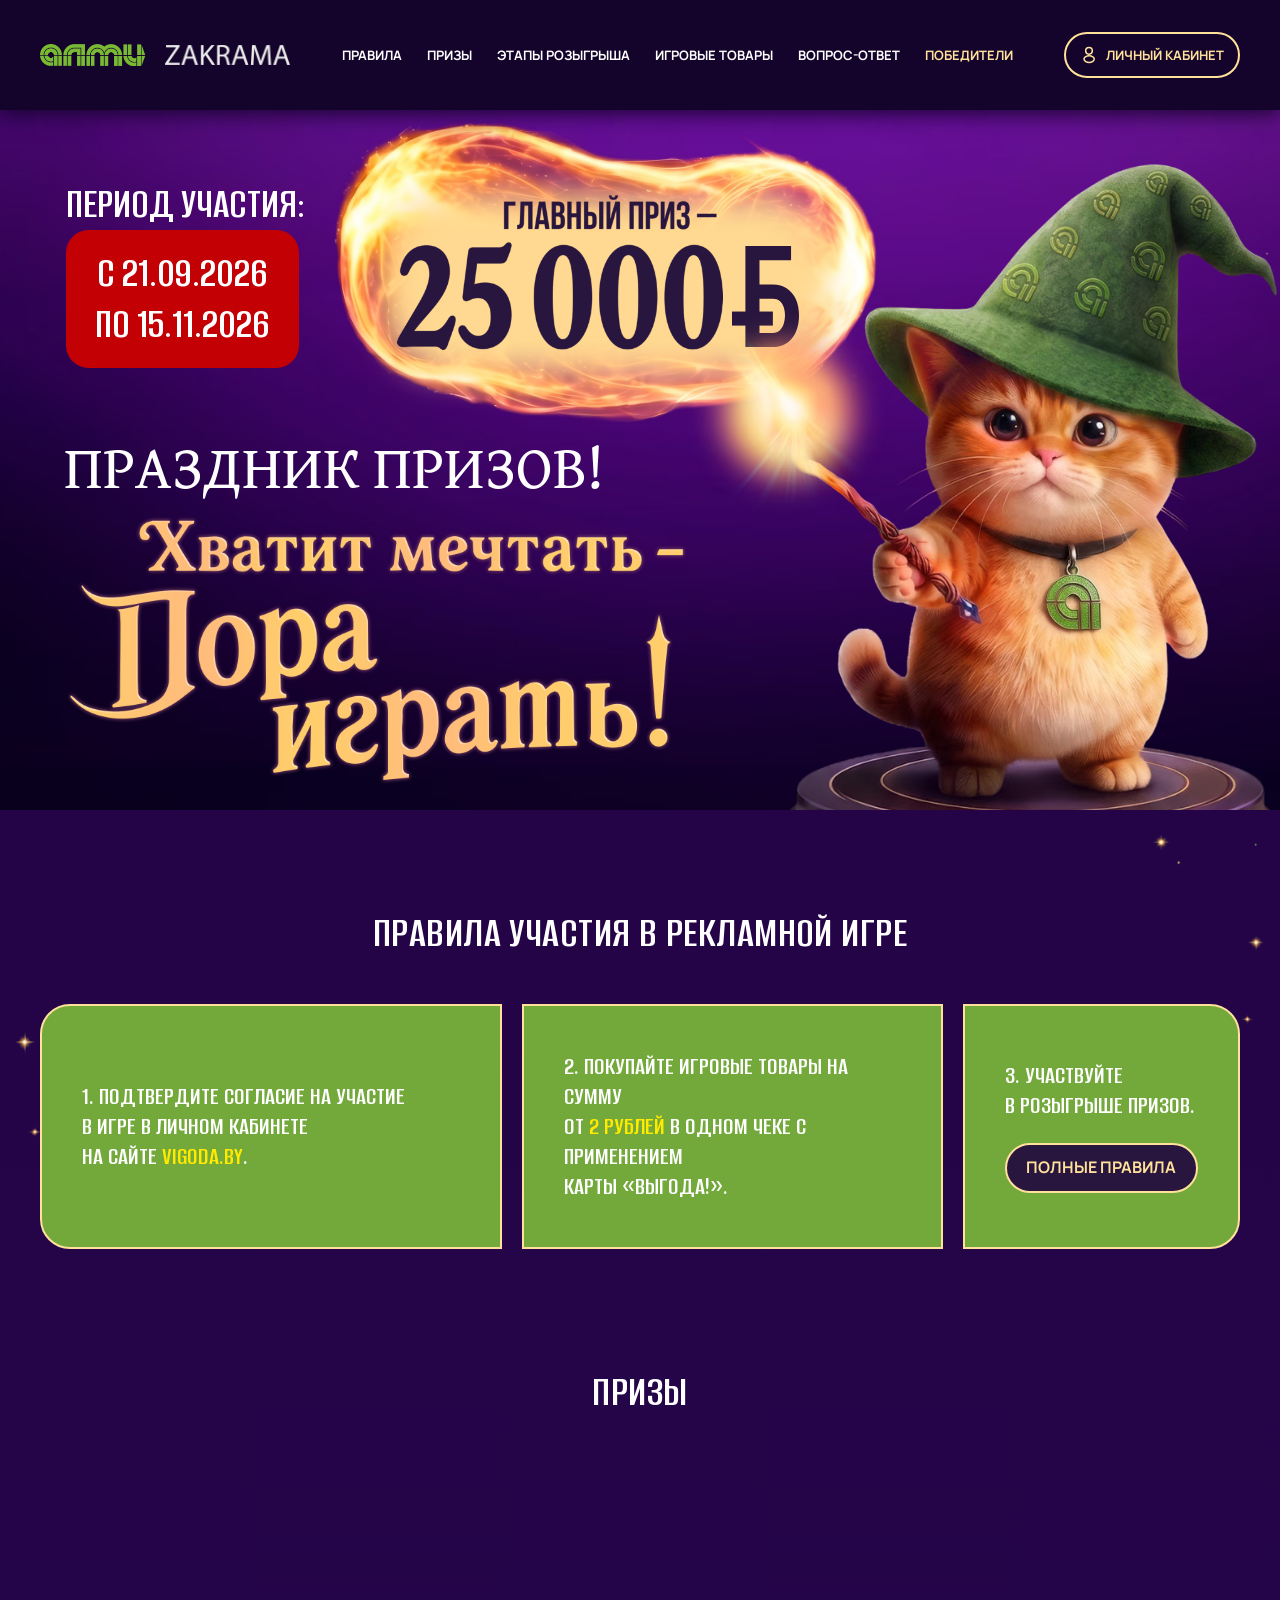
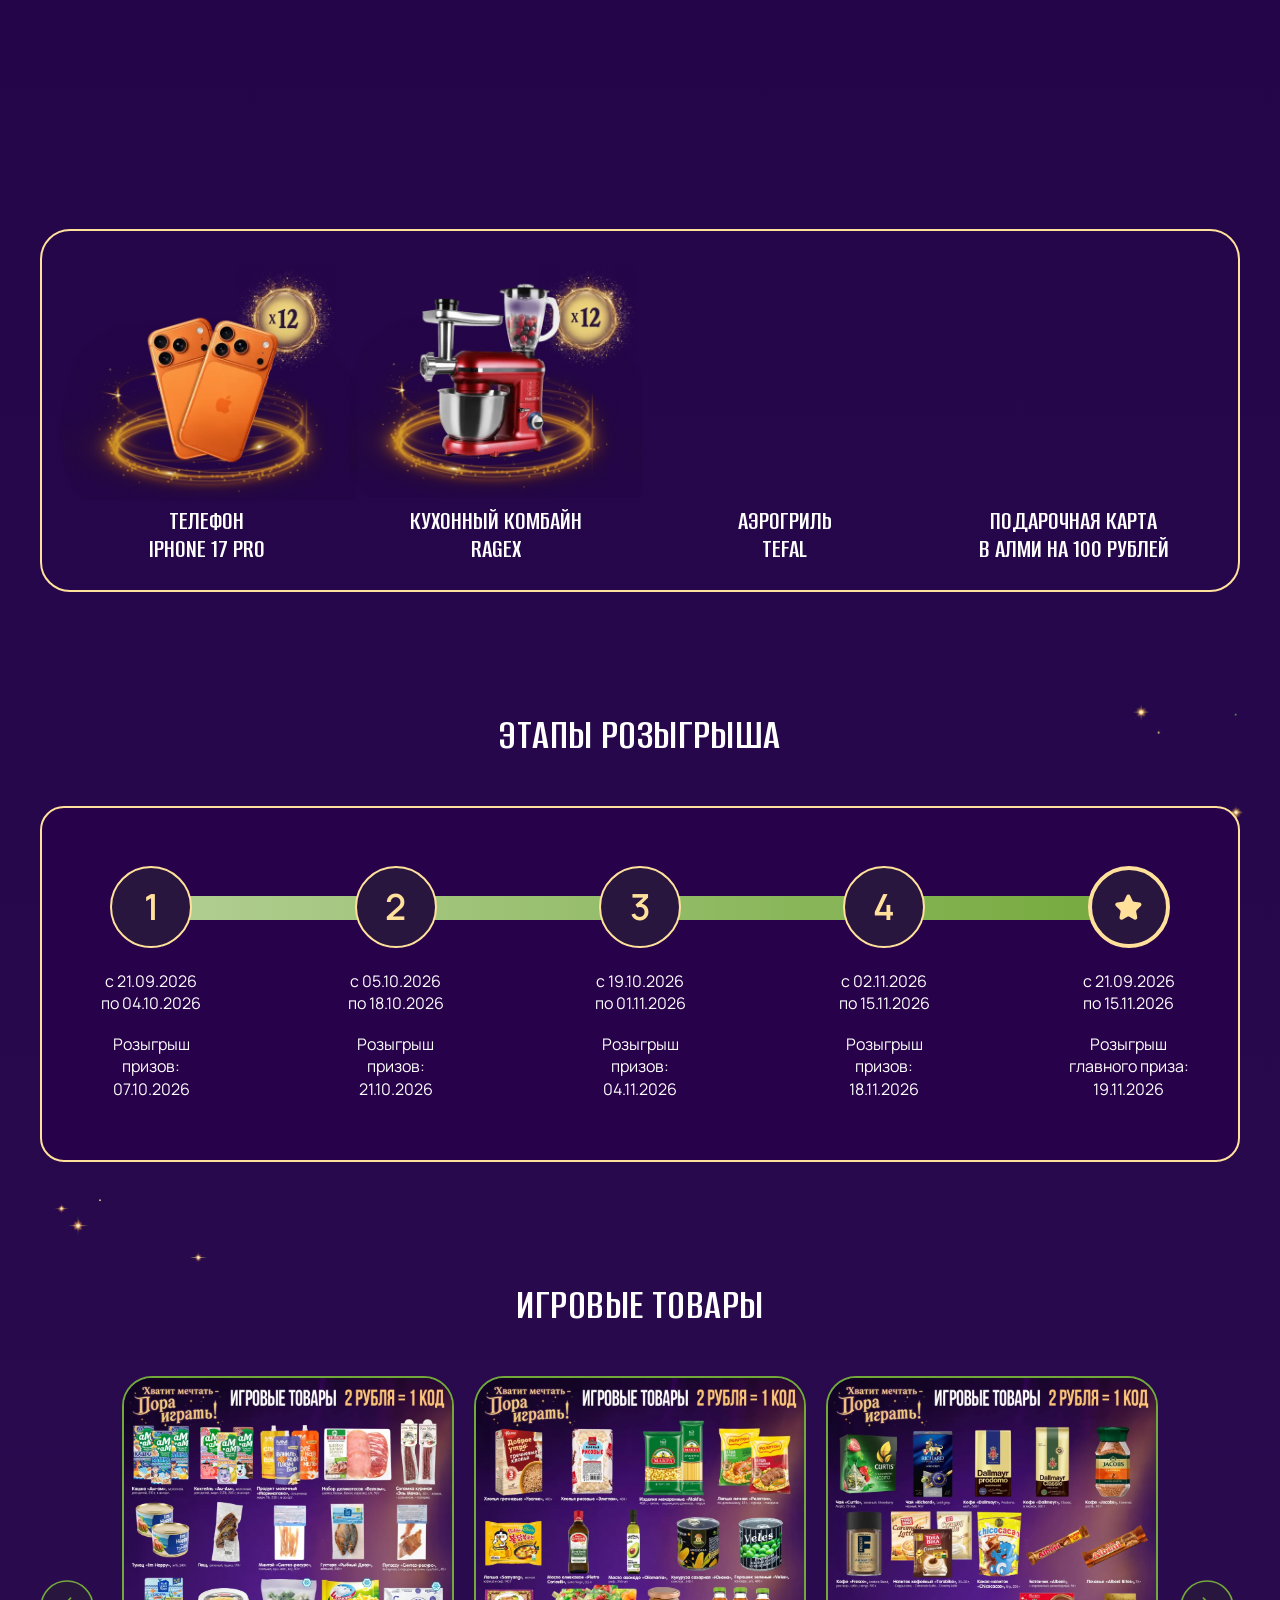
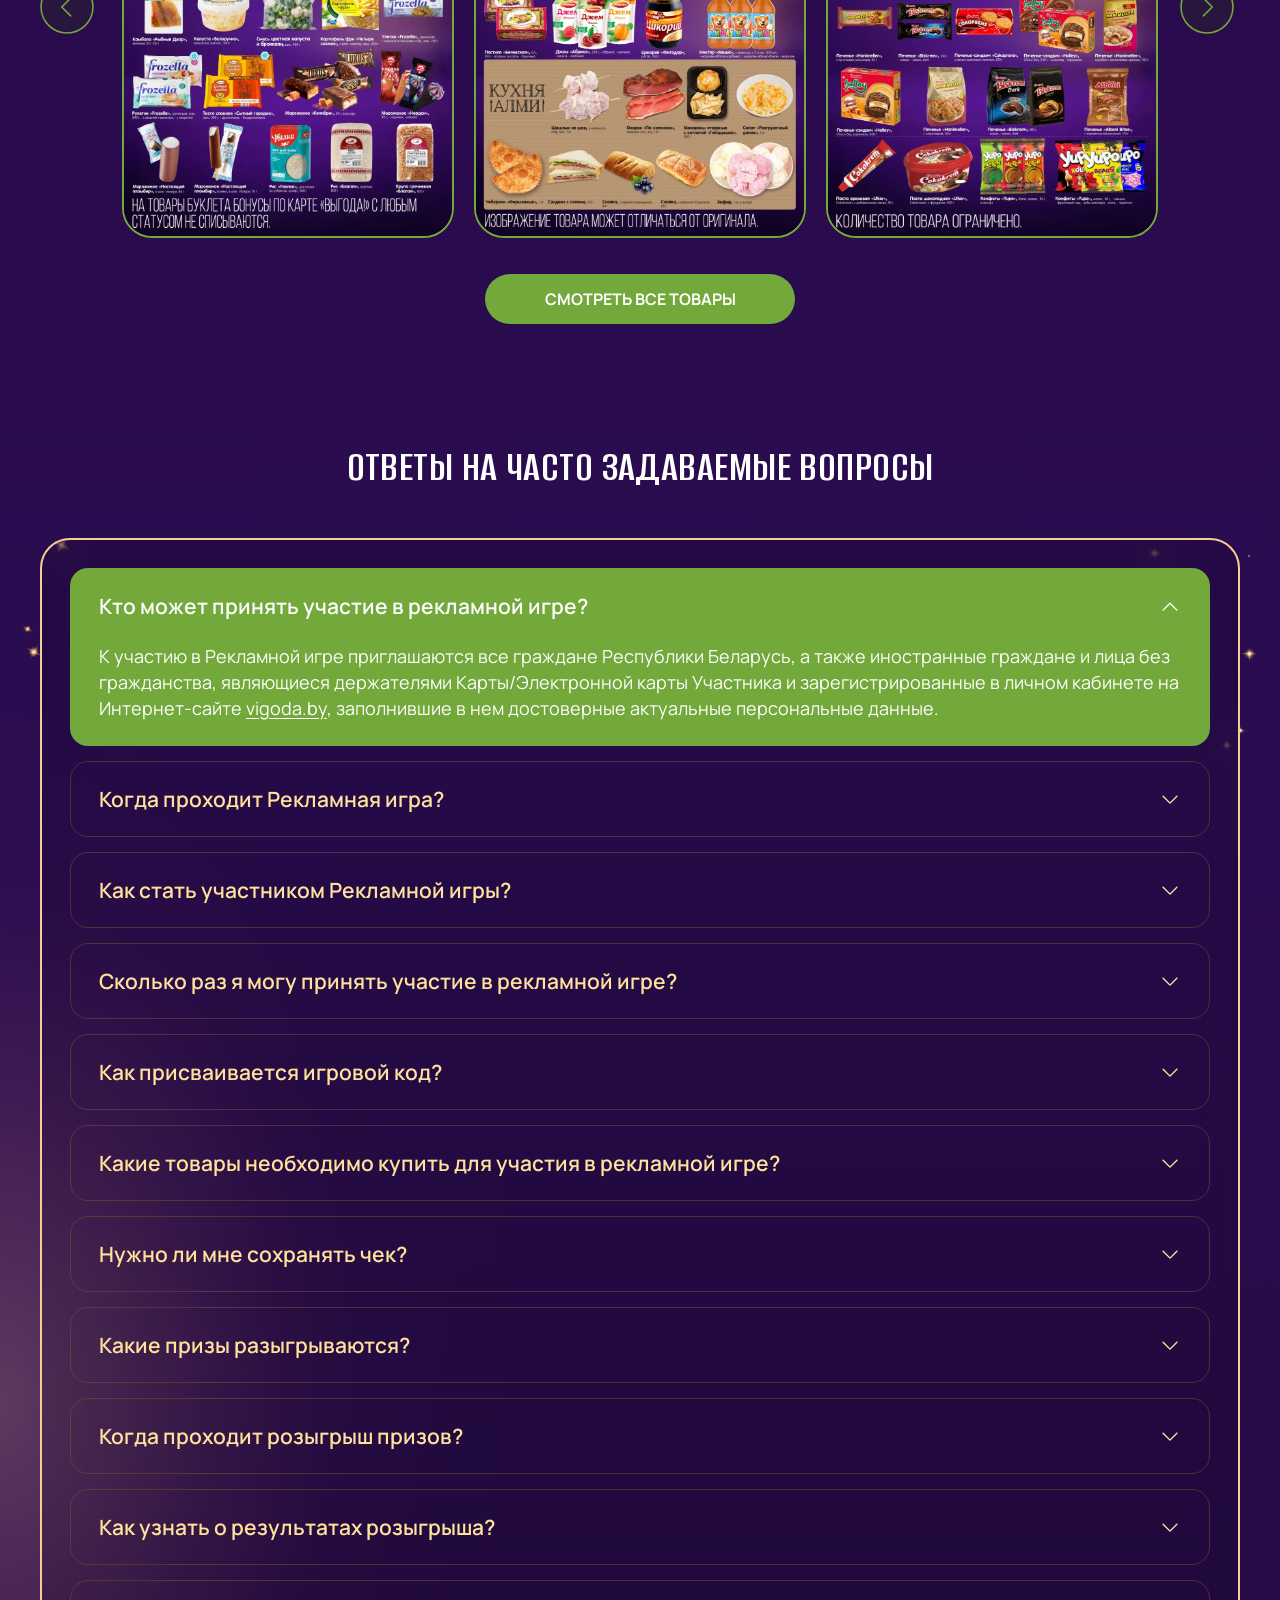
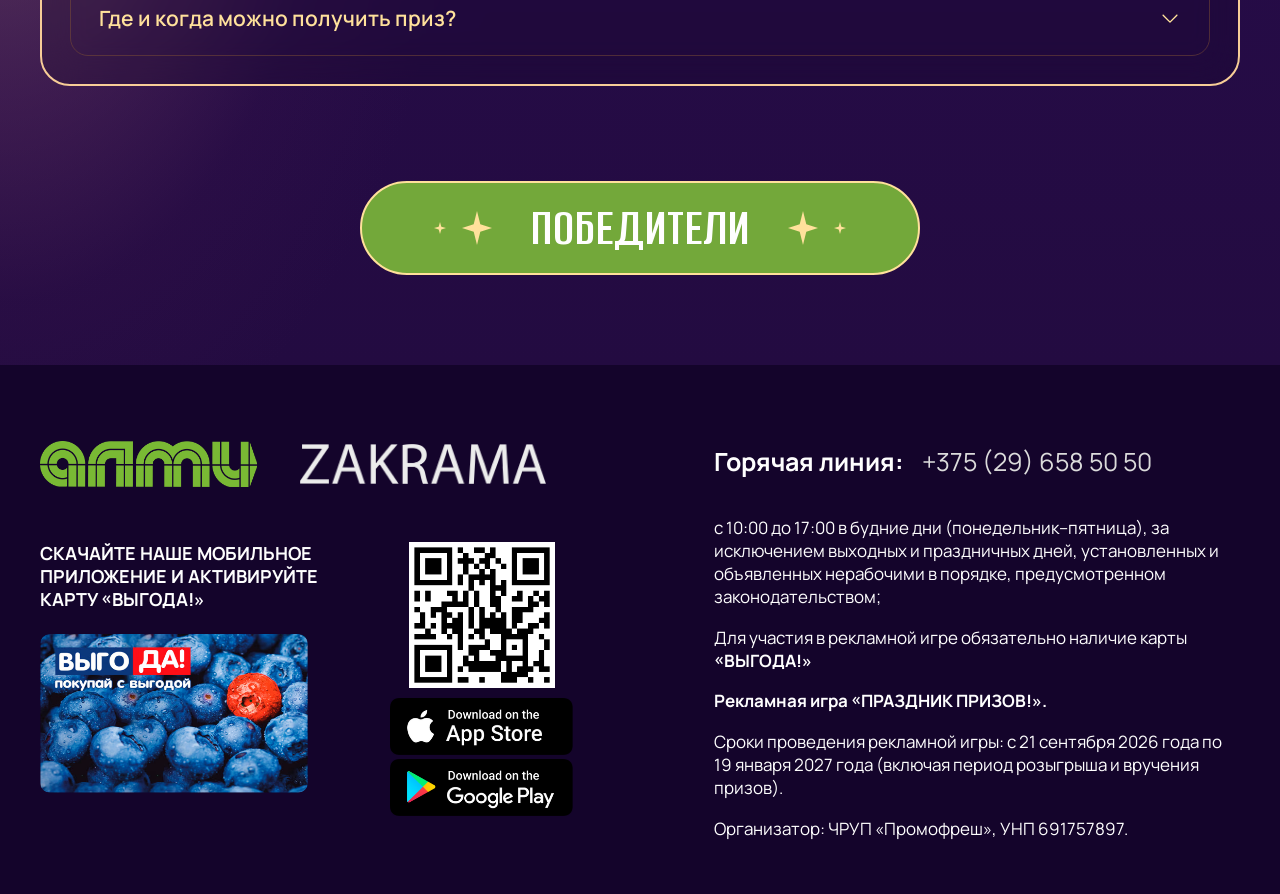
<file: index.html>
<!doctype html>
<html lang="ru">
  <head>
    <!-- Google Tag Manager -->
    <script>
      (function(w,d,s,l,i){
        w[l]=w[l]||[];
        w[l].push({'gtm.start':new Date().getTime(),event:'gtm.js'});
        var loaded=false;
        function loadGtm(){
          if(loaded)return;
          loaded=true;
          var f=d.getElementsByTagName(s)[0],j=d.createElement(s),dl=l!='dataLayer'?'&l='+l:'';
          j.async=true;
          j.src='https://www.googletagmanager.com/gtm.js?id='+i+dl;
          f.parentNode.insertBefore(j,f);
        }
        ['pointerdown','touchstart','keydown'].forEach(function(eventName){
          w.addEventListener(eventName,loadGtm,{once:true,passive:true});
        });
        w.addEventListener('load',function(){
          if('requestIdleCallback' in w){
            w.requestIdleCallback(loadGtm,{timeout:2500});
          }else{
            w.setTimeout(loadGtm,1500);
          }
        },{once:true});
      })(window,document,'script','dataLayer','GTM-TZR8DN9');
    </script>
    <!-- End Google Tag Manager -->
    <meta charset="UTF-8">
    <meta name="viewport" content="width=device-width, initial-scale=1.0">
    <link rel="preload" as="image" type="image/avif"
      href="assets/images/hero-cat-mobile.avif"
      imagesrcset="assets/images/hero-cat-mobile.avif 1200w, assets/images/hero-cat.avif 2500w"
      imagesizes="(max-width: 767px) 92vw, 76vw"
      fetchpriority="high">
    <meta name="description" content="Рекламная игра в магазинах АЛМИ и ZAKRAMA с 21 сентября по 15 ноября 2026 года. Главный приз — 25 000 BYN!">
    <link rel="canonical" href="https://igra.almi.by/">
    <link rel="icon" type="image/png" sizes="48x48" href="assets/images/favicon-48x48.png">
    <link rel="icon" type="image/png" sizes="192x192" href="assets/images/favicon-192x192.png">
    <link rel="apple-touch-icon" sizes="180x180" href="assets/images/apple-touch-icon.png">

    <meta property="og:type" content="website">
    <meta property="og:locale" content="ru_BY">
    <meta property="og:site_name" content="Праздник призов">
    <meta property="og:title" content="Рекламная игра в магазинах АЛМИ и ZAKRAMA «Праздник призов!»">
    <meta property="og:description" content="Рекламная игра в магазинах АЛМИ и ZAKRAMA с 21 сентября по 15 ноября 2026 года. Главный приз — 25 000 BYN!">
    <meta property="og:url" content="https://igra.almi.by/">
    <meta property="og:image" content="https://igra.almi.by/assets/images/og-prazdnik-prizov.webp">
    <meta property="og:image:secure_url" content="https://igra.almi.by/assets/images/og-prazdnik-prizov.webp">
    <meta property="og:image:type" content="image/webp">
    <meta property="og:image:width" content="1920">
    <meta property="og:image:height" content="1080">
    <meta property="og:image:alt" content="Рекламная игра «Праздник призов!» — главный приз 25 000 рублей и другие призы">

    <meta name="twitter:card" content="summary_large_image">
    <meta name="twitter:title" content="Рекламная игра в магазинах АЛМИ и ZAKRAMA «Праздник призов!»">
    <meta name="twitter:description" content="Рекламная игра в магазинах АЛМИ и ZAKRAMA с 21 сентября по 15 ноября 2026 года. Главный приз — 25 000 BYN!">
    <meta name="twitter:image" content="https://igra.almi.by/assets/images/og-prazdnik-prizov.webp">
    <meta name="twitter:image:alt" content="Праздник призов ALMI и ZAKRAMA — главный приз 25 000 рублей">

    <title>Рекламная игра в магазинах АЛМИ и ZAKRAMA «Праздник призов!»</title>
    <link rel="stylesheet" href="styles.css?v=layout-match-52">
    <script src="script.js?v=layout-match-40" defer></script>
  </head>
  <body>
    <!-- Google Tag Manager (noscript) -->
    <noscript>
      <iframe src="https://www.googletagmanager.com/ns.html?id=GTM-TZR8DN9"
        height="0" width="0" style="display:none;visibility:hidden"></iframe>
    </noscript>
    <!-- End Google Tag Manager (noscript) -->
    <a class="skip-link" href="#main-content">Перейти к содержимому</a>

    <header class="site-header" data-header>
      <div class="header-inner shell">
        <a class="brand" href="./" aria-label="ALMI и ZAKRAMA — на главную">
          <img class="brand-almi" src="assets/images/logo-almi.png" alt="ALMI" width="174" height="36">
          <img class="brand-zakrama" src="assets/images/logo-zakrama.png" alt="ZAKRAMA" width="200" height="32">
        </a>

        <nav class="desktop-nav" aria-label="Основная навигация">
          <a class="is-active" href="#pravila">Правила</a>
          <a href="#prizy">Призы</a>
          <a href="#etapy-rozygrysha">Этапы розыгрыша</a>
          <a href="#spisok-tovarov">Игровые товары</a>
          <a href="#vopros-otvet">Вопрос-ответ</a>
          <a href="#pobediteli">Победители</a>
        </nav>

        <a class="account-button account-button--header" href="https://vigoda.by/auth/" aria-label="Перейти в личный кабинет">
          <img src="assets/icons/profile.svg?v=2" alt="" width="18" height="18">
          <span>Личный кабинет</span>
        </a>

        <button class="menu-toggle" type="button" aria-label="Открыть меню" aria-expanded="false" aria-controls="site-menu" data-menu-open>
          <img src="assets/icons/menu.svg" alt="" width="32" height="32">
        </button>
      </div>
    </header>

    <div class="menu-overlay" id="site-menu" aria-hidden="true" data-menu>
      <div class="menu-overlay__inner shell" role="dialog" aria-modal="true" aria-label="Меню сайта">
        <div class="menu-overlay__header">
          <a class="brand" href="./" aria-label="ALMI и ZAKRAMA — на главную" data-menu-link>
            <img class="brand-almi" src="assets/images/logo-almi.png" alt="ALMI" width="174" height="36">
            <img class="brand-zakrama" src="assets/images/logo-zakrama.png" alt="ZAKRAMA" width="200" height="32">
          </a>
          <button class="menu-close" type="button" aria-label="Закрыть меню" data-menu-close>
            <img src="assets/icons/close.svg" alt="" width="32" height="32">
          </button>
        </div>

        <a class="account-button menu-overlay__account" href="https://vigoda.by/auth/">
          <img src="assets/icons/profile.svg?v=2" alt="" width="18" height="18">
          <span>Личный кабинет</span>
        </a>

        <nav class="menu-overlay__nav" aria-label="Мобильная навигация">
          <a class="is-active" href="#pravila" data-menu-link>Правила</a>
          <a href="#prizy" data-menu-link>Призы</a>
          <a href="#etapy-rozygrysha" data-menu-link>Этапы розыгрыша</a>
          <a href="#spisok-tovarov" data-menu-link>Игровые товары</a>
          <a href="#vopros-otvet" data-menu-link>Вопрос-ответ</a>
          <a href="#pobediteli" data-menu-link>Победители</a>
        </nav>

        <img class="menu-overlay__stars menu-overlay__stars--one" src="assets/images/stars.avif" alt="">
        <img class="menu-overlay__stars menu-overlay__stars--two" src="assets/images/stars.avif" alt="">
      </div>
    </div>

    <main id="main-content">
      <section class="hero" id="top" aria-labelledby="hero-title">
        <img class="hero__background" src="assets/images/hero-bg.avif"
          srcset="assets/images/hero-bg-mobile.avif 800w, assets/images/hero-bg.avif 2480w"
          sizes="(max-width: 767px) 100vw, 129vw" alt="" decoding="async">
        <div class="hero__stage">
          <div class="hero__trail" aria-hidden="true"><div><img src="assets/images/hero-layer-1.avif"
            srcset="assets/images/hero-layer-1-mobile.avif 1000w, assets/images/hero-layer-1.avif 3508w"
            sizes="(max-width: 767px) 50vw, 44vw" alt="" decoding="async"></div></div>
          <img class="hero__spark-start" src="assets/images/hero-layer-2.avif"
            srcset="assets/images/hero-layer-2-mobile.avif 480w, assets/images/hero-layer-2.avif 3508w"
            sizes="(max-width: 767px) 24vw, 35vw" alt="" decoding="async">
          <div class="hero__right-composition">
            <img class="hero__fire" src="assets/images/hero-layer-3.avif"
              srcset="assets/images/hero-layer-3-mobile.avif 650w, assets/images/hero-layer-3.avif 2480w"
              sizes="(max-width: 767px) 61vw, 66vw" alt="" decoding="async">
            <img class="hero__cat" src="assets/images/hero-cat.avif"
              srcset="assets/images/hero-cat-mobile.avif 1200w, assets/images/hero-cat.avif 2500w"
              sizes="(max-width: 767px) 92vw, 76vw" alt="Кот-волшебник на призовом подиуме"
              fetchpriority="high">
            <img class="hero__spark" src="assets/images/hero-layer-2.avif"
              srcset="assets/images/hero-layer-2-mobile.avif 480w, assets/images/hero-layer-2.avif 3508w"
              sizes="(max-width: 767px) 34vw, 35vw" alt="" decoding="async">

            <div class="hero-prize-desktop" role="img" aria-label="Главный приз — 25 000 рублей">
              <span class="hero-prize-desktop__blur"></span>
              <img class="hero-prize-desktop__copy" src="assets/images/hero-layer-4.avif"
                srcset="assets/images/hero-layer-4-mobile.avif 520w, assets/images/hero-layer-4.avif 4096w"
                sizes="(max-width: 767px) 36vw, 39vw" alt="" decoding="async">
              <img class="hero-prize-desktop__ruble" src="assets/icons/hero-desktop-ruble.svg" alt="">
            </div>
          </div>

          <div class="hero__left-composition">
            <div class="participation-period">
              <span class="participation-period__label">Период участия:</span>
              <strong class="participation-period__dates"><span>с 21.09.2026</span><span>по 15.11.2026</span></strong>
            </div>

            <div class="hero-copy">
              <h1 id="hero-title">Праздник призов!</h1>
              <div class="hero-copy__slogan"><img src="assets/images/hero-layer-5.avif"
                srcset="assets/images/hero-layer-5-mobile.avif 800w, assets/images/hero-layer-5.avif 3508w"
                sizes="(max-width: 767px) 87vw, 76vw" alt="Хватит мечтать — пора играть!"
                decoding="async"></div>
            </div>
          </div>
        </div>
      </section>

      <div class="page-content">
        <svg class="page-stars" viewBox="0 0 1920 4735" aria-hidden="true" focusable="false">
          <defs>
            <pattern id="page-stars-left" patternContentUnits="objectBoundingBox" width="1" height="1">
              <use href="#page-stars-source" transform="matrix(0.00066324 0 0 0.000852009 0 0.000610343)"></use>
            </pattern>
            <pattern id="page-stars-right" patternContentUnits="objectBoundingBox" width="1" height="1">
              <use href="#page-stars-source" transform="matrix(0.000612129 0 0 0.000902324 -0.141777 -0.0489109)"></use>
            </pattern>
            <image id="page-stars-source" width="2850" height="1173" preserveAspectRatio="none"
              href="assets/images/stars.webp"></image>
          </defs>

          <rect width="334" height="260" transform="matrix(0 -1 -1 0 276 572)" fill="url(#page-stars-left)"></rect>
          <rect x="1690.38" y="346" width="309" height="209.623"
            transform="rotate(-90 1690.38 346)" fill="url(#page-stars-right)"></rect>
          <rect x="1660.38" y="2551" width="309" height="209.623"
            transform="rotate(-90 1660.38 2551)" fill="url(#page-stars-right)"></rect>
          <rect width="334" height="260" transform="matrix(0 -1 -1 0 316 3087)" fill="url(#page-stars-left)"></rect>
          <rect width="334" height="260"
            transform="matrix(0.479054 -0.877785 -0.877785 -0.479054 195.11 4713.87)"
            fill="url(#page-stars-left)"></rect>
          <rect x="1680.38" y="4713" width="309" height="209.623"
            transform="rotate(-90 1680.38 4713)" fill="url(#page-stars-right)"></rect>
        </svg>

        <section class="section rules-section shell" id="pravila" aria-labelledby="rules-title">
          <h2 class="section-title" id="rules-title">Правила участия в рекламной игре</h2>
          <div class="rules-grid" data-rules>
            <article class="rule-card">
              <p>
                <span class="rule-copy rule-copy--desktop">1. Подтвердите согласие на участие<br>в игре в личном кабинете<br>на сайте <a class="rule-card__account-link" href="https://vigoda.by/auth/" aria-label="Перейти в личный кабинет на VIGODA.BY">VIGODA.BY</a>.</span>
                <span class="rule-copy rule-copy--tablet">1. Подтвердите согласие на<br>участие в игре в личном<br>кабинете на сайте <a class="rule-card__account-link" href="https://vigoda.by/auth/" aria-label="Перейти в личный кабинет на VIGODA.BY">VIGODA.BY</a>.</span>
                <span class="rule-copy rule-copy--mobile">1. Подтвердите согласие на участие в игре в личном кабинете на сайте <a class="rule-card__account-link" href="https://vigoda.by/auth/" aria-label="Перейти в личный кабинет на VIGODA.BY">VIGODA.BY</a>.</span>
              </p>
            </article>
            <article class="rule-card">
              <p>
                <span class="rule-copy rule-copy--desktop">2. Покупайте игровые товары на сумму<br>от <em>2 рублей</em> в одном чеке с применением<br>карты «Выгода!».</span>
                <span class="rule-copy rule-copy--tablet">2. Покупайте игровые товары на<br>сумму от <em>2 рублей</em> в одном чеке<br>с применением карты «Выгода!».</span>
                <span class="rule-copy rule-copy--mobile">2. Покупайте игровые товары <span class="rule-keep-together">на сумму</span> от <em>2 рублей</em> в одном чеке с применением карты «Выгода!».</span>
              </p>
            </article>
            <article class="rule-card">
              <p>
                <span class="rule-copy rule-copy--desktop">3. Участвуйте<br>в розыгрыше призов.</span>
                <span class="rule-copy rule-copy--tablet">3. Участвуйте<br>в розыгрыше призов.</span>
                <span class="rule-copy rule-copy--mobile">3. Участвуйте в розыгрыше призов.</span>
              </p>
              <a class="secondary-button" href="assets/docs/rules.pdf">Полные правила</a>
            </article>
          </div>
        </section>

        <section class="section prizes-section shell" id="prizy" aria-labelledby="prizes-title">
          <h2 class="section-title" id="prizes-title">Призы</h2>

          <article class="main-prize-banner">
            <picture>
              <source media="(min-width: 1200px)" srcset="assets/images/main-prize-banner-desktop.avif">
              <source media="(min-width: 768px)" srcset="assets/images/main-prize-banner-tablet.avif">
              <img class="main-prize-banner__image" src="assets/images/main-prize-banner-mobile.avif"
                alt="Главный приз — 25 000 рублей" width="800" height="600" loading="lazy" decoding="async">
            </picture>
          </article>

          <div class="prize-gallery" aria-roledescription="карусель" aria-label="Призы рекламной игры" data-prize-gallery>
            <button class="carousel-arrow carousel-arrow--left" type="button" aria-label="Предыдущий приз" data-prize-prev>
              <img src="assets/icons/arrow-left.svg" alt="" width="50" height="50">
            </button>
            <div class="prize-grid" data-prize-track>
              <article class="prize-card is-current" aria-roledescription="слайд" aria-label="1 из 4">
                <div class="prize-card__art">
                  <img class="prize-card__composite" src="assets/images/prize-phone-640.webp"
                    srcset="assets/images/prize-phone-640.webp 640w, assets/images/prize-phone.webp?v=2 826w"
                    sizes="(max-width: 767px) calc(100vw - 102px), (max-width: 1199px) 24vw, 21vw"
                    alt="Двенадцать оранжевых смартфонов iPhone 17 Pro" width="826" height="647" loading="lazy" decoding="async">
                </div>
                <h3>Телефон<br>iPhone 17 Pro</h3>
              </article>
              <article class="prize-card" aria-roledescription="слайд" aria-label="2 из 4">
                <div class="prize-card__art">
                  <img class="prize-card__composite" src="assets/images/prize-mixer-640.webp"
                    srcset="assets/images/prize-mixer-640.webp 640w, assets/images/prize-mixer.webp?v=2 826w"
                    sizes="(max-width: 767px) calc(100vw - 102px), (max-width: 1199px) 24vw, 21vw"
                    alt="Двенадцать кухонных комбайнов RAGEX" width="826" height="647" loading="lazy" decoding="async">
                </div>
                <h3>Кухонный комбайн<br>RAGEX</h3>
              </article>
              <article class="prize-card" aria-roledescription="слайд" aria-label="3 из 4">
                <div class="prize-card__art">
                  <img class="prize-card__composite" src="assets/images/prize-airfryer-640.webp"
                    srcset="assets/images/prize-airfryer-640.webp 640w, assets/images/prize-airfryer.webp?v=2 826w"
                    sizes="(max-width: 767px) calc(100vw - 102px), (max-width: 1199px) 24vw, 21vw"
                    alt="Двенадцать аэрогрилей Tefal" width="826" height="647" loading="lazy" decoding="async">
                </div>
                <h3>Аэрогриль<br>Tefal</h3>
              </article>
              <article class="prize-card" aria-roledescription="слайд" aria-label="4 из 4">
                <div class="prize-card__art">
                  <img class="prize-card__composite" src="assets/images/prize-gift-card-640.webp"
                    srcset="assets/images/prize-gift-card-640.webp 640w, assets/images/prize-gift-card.webp?v=2 826w"
                    sizes="(max-width: 767px) calc(100vw - 102px), (max-width: 1199px) 24vw, 21vw"
                    alt="Двести подарочных карт АЛМИ номиналом 100 рублей" width="826" height="647" loading="lazy" decoding="async">
                </div>
                <h3>Подарочная карта<br>в АЛМИ на 100 рублей</h3>
              </article>
            </div>
            <button class="carousel-arrow carousel-arrow--right" type="button" aria-label="Следующий приз" data-prize-next>
              <img src="assets/icons/arrow-right.svg" alt="" width="50" height="50">
            </button>
            <p class="sr-only" aria-live="polite" data-prize-status></p>
          </div>
        </section>

        <section class="section stages-section shell" id="etapy-rozygrysha" aria-labelledby="stages-title">
          <h2 class="section-title" id="stages-title">Этапы розыгрыша</h2>
          <div class="stages-panel" data-stages>
            <article class="stage">
              <div class="stage__marker">1</div>
              <p class="stage__dates"><span>с 21.09.2026</span><span>по 04.10.2026</span></p>
              <p class="stage__draw"><span class="stage__draw-label"><span>Розыгрыш</span> <span>призов:</span></span><span>07.10.2026</span></p>
            </article>
            <article class="stage">
              <div class="stage__marker">2</div>
              <p class="stage__dates"><span>с 05.10.2026</span><span>по 18.10.2026</span></p>
              <p class="stage__draw"><span class="stage__draw-label"><span>Розыгрыш</span> <span>призов:</span></span><span>21.10.2026</span></p>
            </article>
            <article class="stage">
              <div class="stage__marker">3</div>
              <p class="stage__dates"><span>с 19.10.2026</span><span>по 01.11.2026</span></p>
              <p class="stage__draw"><span class="stage__draw-label"><span>Розыгрыш</span> <span>призов:</span></span><span>04.11.2026</span></p>
            </article>
            <article class="stage">
              <div class="stage__marker">4</div>
              <p class="stage__dates"><span>с 02.11.2026</span><span>по 15.11.2026</span></p>
              <p class="stage__draw"><span class="stage__draw-label"><span>Розыгрыш</span> <span>призов:</span></span><span>18.11.2026</span></p>
            </article>
            <article class="stage">
              <div class="stage__marker"><img src="assets/icons/star.svg" alt="Финальный этап" width="30" height="30"></div>
              <p class="stage__dates"><span>с 21.09.2026</span><span>по 15.11.2026</span></p>
              <p class="stage__draw"><span class="stage__draw-label"><span>Розыгрыш</span> <span>главного приза:</span></span><span>19.11.2026</span></p>
            </article>
          </div>
        </section>

        <section class="section products-section shell" id="spisok-tovarov" aria-labelledby="products-title">
          <h2 class="section-title" id="products-title">Игровые товары</h2>
          <div class="products-carousel" aria-roledescription="карусель" aria-label="Листовки игровых товаров" data-products-carousel>
            <button class="carousel-arrow carousel-arrow--left" type="button" aria-label="Предыдущая листовка" data-products-prev>
              <img src="assets/icons/products-arrow-left.svg" alt="" width="52" height="52">
            </button>
            <div class="products-viewport">
              <div class="products-track" data-products-track>
                <article class="product-slide" aria-roledescription="слайд" aria-label="1 из 4">
                  <button type="button" aria-label="Открыть игровые товары рекламной игры — листовка 1 из 4" data-product-open="0" data-product-src="assets/images/products-flyer-1.webp">
                    <img src="assets/images/products-flyer-1-thumb.webp" alt="Игровые товары рекламной игры — листовка 1 из 4" width="960" height="1343" loading="lazy" decoding="async">
                  </button>
                </article>
                <article class="product-slide" aria-roledescription="слайд" aria-label="2 из 4">
                  <button type="button" aria-label="Открыть игровые товары рекламной игры — листовка 2 из 4" data-product-open="1" data-product-src="assets/images/products-flyer-2.webp">
                    <img src="assets/images/products-flyer-2-thumb.webp" alt="Игровые товары рекламной игры — листовка 2 из 4" width="960" height="1343" loading="lazy" decoding="async">
                  </button>
                </article>
                <article class="product-slide" aria-roledescription="слайд" aria-label="3 из 4">
                  <button type="button" aria-label="Открыть игровые товары рекламной игры — листовка 3 из 4" data-product-open="2" data-product-src="assets/images/products-flyer-3.webp">
                    <img src="assets/images/products-flyer-3-thumb.webp" alt="Игровые товары рекламной игры — листовка 3 из 4" width="960" height="1343" loading="lazy" decoding="async">
                  </button>
                </article>
                <article class="product-slide" aria-roledescription="слайд" aria-label="4 из 4">
                  <button type="button" aria-label="Открыть игровые товары рекламной игры — листовка 4 из 4" data-product-open="3" data-product-src="assets/images/products-flyer-4.webp">
                    <img src="assets/images/products-flyer-4-thumb.webp" alt="Игровые товары рекламной игры — листовка 4 из 4" width="960" height="1342" loading="lazy" decoding="async">
                  </button>
                </article>
              </div>
            </div>
            <button class="carousel-arrow carousel-arrow--right" type="button" aria-label="Следующая листовка" data-products-next>
              <img src="assets/icons/products-arrow-right.svg" alt="" width="52" height="52">
            </button>
            <p class="sr-only" aria-live="polite" data-products-status></p>
          </div>
          <a class="primary-button products-all" href="assets/docs/game-products.pdf">Смотреть все товары</a>
        </section>

        <section class="section faq-section shell" id="vopros-otvet" aria-labelledby="faq-title">
          <h2 class="section-title" id="faq-title">Ответы на часто задаваемые вопросы</h2>
          <div class="faq-panel" data-faq>
            <article class="faq-item is-open">
              <h3><button class="faq-question" type="button" aria-expanded="true" aria-controls="faq-answer-0" id="faq-question-0"><span>Кто может принять участие в рекламной игре?</span><img src="assets/icons/caret-up.svg" alt="" width="21" height="21"></button></h3>
              <div class="faq-answer" id="faq-answer-0" role="region" aria-labelledby="faq-question-0"><div class="faq-answer__inner"><p>К участию в Рекламной игре приглашаются все граждане Республики Беларусь, а также иностранные граждане и лица без гражданства, являющиеся держателями Карты/Электронной карты Участника и зарегистрированные в личном кабинете на Интернет-сайте <a href="https://vigoda.by/auth/">vigoda.by</a>, заполнившие в нем достоверные актуальные персональные данные.</p></div></div>
            </article>
            <article class="faq-item">
              <h3><button class="faq-question" type="button" aria-expanded="false" aria-controls="faq-answer-1" id="faq-question-1"><span>Когда проходит Рекламная игра?</span><img src="assets/icons/caret-down.svg" alt="" width="21" height="21"></button></h3>
              <div class="faq-answer" id="faq-answer-1" role="region" aria-labelledby="faq-question-1"><div class="faq-answer__inner"><p>Стать участником Рекламной игры можно в период с <strong>21 сентября по 15 ноября 2026 года</strong> включительно.</p></div></div>
            </article>
            <article class="faq-item">
              <h3><button class="faq-question" type="button" aria-expanded="false" aria-controls="faq-answer-2" id="faq-question-2"><span>Как стать участником Рекламной игры?</span><img src="assets/icons/caret-down.svg" alt="" width="21" height="21"></button></h3>
              <div class="faq-answer" id="faq-answer-2" role="region" aria-labelledby="faq-question-2"><div class="faq-answer__inner"><p>Для участия в Рекламной игре, в период с 00:00:00 <strong>21.09.2026</strong> по 23:59:59 <strong>15.11.2026</strong> (включительно), необходимо выполнить следующие условия:</p><ol><li>Зарегистрировать бонусную Карту «Выгода» на Интернет-сайте <a href="https://vigoda.by/auth/">vigoda.by</a> или в Мобильном приложении.</li><li>Проверить корректность заполнения своих персональных данных и подтвердить согласие на участие в Рекламной игре в личном кабинете.</li><li>В период с 21 сентября 2026 года по 15 ноября 2026 года приобрести в магазинах «АЛМИ» и (или) «ZAKRAMA», на территории Республики Беларусь Игровые продукты на сумму не менее 2 (Двух) белорусских рублей в одном чеке, применив при расчёте Карту «Выгода».</li></ol></div></div>
            </article>
            <article class="faq-item">
              <h3><button class="faq-question" type="button" aria-expanded="false" aria-controls="faq-answer-3" id="faq-question-3"><span>Сколько раз я могу принять участие в рекламной игре?</span><img src="assets/icons/caret-down.svg" alt="" width="21" height="21"></button></h3>
              <div class="faq-answer" id="faq-answer-3" role="region" aria-labelledby="faq-question-3"><div class="faq-answer__inner"><p>Каждый Участник может принимать участие в Рекламной игре неограниченное количество раз при условии выполнения всех условий и требований <a href="assets/docs/rules.pdf">Правил</a>.</p></div></div>
            </article>
            <article class="faq-item">
              <h3><button class="faq-question" type="button" aria-expanded="false" aria-controls="faq-answer-4" id="faq-question-4"><span>Как присваивается игровой код?</span><img src="assets/icons/caret-down.svg" alt="" width="21" height="21"></button></h3>
              <div class="faq-answer" id="faq-answer-4" role="region" aria-labelledby="faq-question-4"><div class="faq-answer__inner"><p>При покупке Игровых продуктов с использованием Карты «Выгода» за каждые <strong>2,00 белорусских рубля</strong> стоимости Игровых продуктов в одном кассовом чеке Участнику автоматически присваивается <strong>1 Игровой код</strong>. Если стоимость Игровых продуктов в чеке составляет менее 2,00 BYN, Игровой код не присваивается.</p></div></div>
            </article>
            <article class="faq-item">
              <h3><button class="faq-question" type="button" aria-expanded="false" aria-controls="faq-answer-5" id="faq-question-5"><span>Какие товары необходимо купить для участия в рекламной игре?</span><img src="assets/icons/caret-down.svg" alt="" width="21" height="21"></button></h3>
              <div class="faq-answer" id="faq-answer-5" role="region" aria-labelledby="faq-question-5"><div class="faq-answer__inner"><p>Список товаров, участвующих в Рекламной игре, указан <a href="assets/docs/game-products.pdf" target="_blank" rel="noopener noreferrer">здесь</a>.</p></div></div>
            </article>
            <article class="faq-item">
              <h3><button class="faq-question" type="button" aria-expanded="false" aria-controls="faq-answer-6" id="faq-question-6"><span>Нужно ли мне сохранять чек?</span><img src="assets/icons/caret-down.svg" alt="" width="21" height="21"></button></h3>
              <div class="faq-answer" id="faq-answer-6" role="region" aria-labelledby="faq-question-6"><div class="faq-answer__inner"><p>Нет. Правила Рекламной игры не содержат требования о необходимости сохранения кассового чека для участия в игре или получения приза. Игровые коды присваиваются автоматически при совершении покупки Игровых продуктов с использованием Карты «Выгода».</p></div></div>
            </article>
            <article class="faq-item">
              <h3><button class="faq-question" type="button" aria-expanded="false" aria-controls="faq-answer-7" id="faq-question-7"><span>Какие призы разыгрываются?</span><img src="assets/icons/caret-down.svg" alt="" width="21" height="21"></button></h3>
              <div class="faq-answer" id="faq-answer-7" role="region" aria-labelledby="faq-question-7"><div class="faq-answer__inner"><p>В рамках Рекламной игры разыгрываются:</p><ul><li><strong>Главный приз — 25 000 BYN;</strong></li><li><strong>200</strong> электронных подарочных карт «АЛМИ» номиналом 100 белорусских рублей;</li><li><strong>12</strong> кухонных комбайнов RAGEX R101, цвет 600 (красный);</li><li><strong>12</strong> аэрогрилей TEFAL EY505D15;</li><li><strong>12</strong> смартфонов Apple iPhone 17 Pro 256GB, цвет «космический оранжевый».</li></ul><p>Для призов, в отношении которых возникает обязанность по уплате подоходного налога, призовым фондом также предусмотрены дополнительные денежные средства для его возмещения.</p></div></div>
            </article>
            <article class="faq-item">
              <h3><button class="faq-question" type="button" aria-expanded="false" aria-controls="faq-answer-8" id="faq-question-8"><span>Когда проходит розыгрыш призов?</span><img src="assets/icons/caret-down.svg" alt="" width="21" height="21"></button></h3>
              <div class="faq-answer" id="faq-answer-8" role="region" aria-labelledby="faq-question-8"><div class="faq-answer__inner"><p>В рамках Рекламной игры предусмотрено <strong>5 розыгрышей</strong>:</p><ul><li><strong>07.10.2026 в 15:00;</strong></li><li><strong>21.10.2026 в 15:00;</strong></li><li><strong>04.11.2026 в 15:00;</strong></li><li><strong>18.11.2026 в 15:00;</strong></li><li><strong>19.11.2026 в 12:00</strong> — розыгрыш Главного приза.</li></ul></div></div>
            </article>
            <article class="faq-item">
              <h3><button class="faq-question" type="button" aria-expanded="false" aria-controls="faq-answer-9" id="faq-question-9"><span>Как узнать о результатах розыгрыша?</span><img src="assets/icons/caret-down.svg" alt="" width="21" height="21"></button></h3>
              <div class="faq-answer" id="faq-answer-9" role="region" aria-labelledby="faq-question-9"><div class="faq-answer__inner"><p>Списки победителей будут размещены на Интернет-сайте <a href="https://igra.almi.by">igra.almi.by</a>, а результаты Рекламной игры будут опубликованы в газете «Рэспубліка» в срок до 18 января 2027 года.</p><p>Победители Рекламной игры уведомляются Организатором.</p></div></div>
            </article>
            <article class="faq-item">
              <h3><button class="faq-question" type="button" aria-expanded="false" aria-controls="faq-answer-10" id="faq-question-10"><span>Где и когда можно получить приз?</span><img src="assets/icons/caret-down.svg" alt="" width="21" height="21"></button></h3>
              <div class="faq-answer" id="faq-answer-10" role="region" aria-labelledby="faq-question-10"><div class="faq-answer__inner"><p>Приз №1 размещается для скачивания в Личном кабинете Участника на Интернет-сайте и в Мобильном приложении в течение <strong>8 рабочих дней с даты розыгрыша</strong>. Использовать подарочную карту необходимо в течение 90 дней с даты проведения соответствующего розыгрыша.</p><p>Приз №2, №3, №4 и Главный приз можно получить в течение месяца со дня признания Участника победителем по адресу Организатора: г. Минск, ул. Интернациональная, д. 25а, офис 502. Дату и время получения необходимо предварительно согласовать с Организатором по телефону <a href="tel:+375296585050">+375 (29) 658-50-50</a>.</p></div></div>
            </article>
          </div>
        </section>

        <section class="winners-section shell" id="pobediteli" aria-label="Победители">
          <a class="winners-button" href="assets/docs/pobediteli.pdf" target="_blank" rel="noopener noreferrer" aria-label="Открыть список победителей">
            <span class="winners-button__decor winners-button__decor--left" aria-hidden="true">
              <i class="winners-button__spark winners-button__spark--small"></i>
              <i class="winners-button__spark winners-button__spark--large"></i>
            </span>
            <strong>Победители</strong>
            <span class="winners-button__decor winners-button__decor--right" aria-hidden="true">
              <i class="winners-button__spark winners-button__spark--large"></i>
              <i class="winners-button__spark winners-button__spark--small"></i>
            </span>
          </a>
        </section>
      </div>
    </main>

    <footer class="site-footer">
      <div class="footer-inner shell">
        <div class="footer-download">
          <div class="footer-brand">
            <a class="footer-brand__logo" href="./" aria-label="ALMI — на главную">
              <img class="brand-almi" src="assets/images/logo-almi.png" alt="ALMI" width="174" height="36">
            </a>
            <a class="footer-brand__logo" href="./" aria-label="ZAKRAMA — на главную">
              <img class="brand-zakrama" src="assets/images/logo-zakrama.png" alt="ZAKRAMA" width="200" height="32">
            </a>
          </div>
          <div class="download-grid">
            <div>
              <h2>Скачайте наше мобильное приложение и активируйте карту «Выгода!»</h2>
            <img class="vygoda-card" src="assets/images/vygoda-card-mobile.avif"
              srcset="assets/images/vygoda-card-mobile.avif 520w, assets/images/vygoda-card.avif 1467w"
              sizes="(max-width: 767px) 56vw, 240px" alt="Карта «Выгода!»" width="240" height="159" loading="lazy" decoding="async">
            </div>
            <div class="store-column">
              <a class="qr-link" href="https://onelink.to/29mxhr" target="_blank" rel="noopener noreferrer" aria-label="Скачать приложение по QR-коду"><img class="qr-code" src="assets/images/qr.png" alt="QR-код для скачивания приложения" width="133" height="133"></a>
              <a href="https://onelink.to/29mxhr" target="_blank" rel="noopener noreferrer" aria-label="Скачать в App Store"><img src="assets/images/app-store.png" alt="Download on the App Store" width="130" height="40"></a>
              <a href="https://onelink.to/29mxhr" target="_blank" rel="noopener noreferrer" aria-label="Скачать в Google Play"><img src="assets/images/google-play.png" alt="Get it on Google Play" width="130" height="40"></a>
            </div>
          </div>
        </div>

        <div class="footer-info">
          <p class="hotline"><strong>Горячая линия:</strong> <a href="tel:+375296585050">+375 (29) 658 50 50</a></p>
          <p>с 10:00 до 17:00 в будние дни (понедельник–пятница), за исключением выходных и праздничных дней, установленных и объявленных нерабочими в порядке, предусмотренном законодательством;</p>
          <p>Для участия в рекламной игре обязательно наличие карты <strong>«ВЫГОДА!»</strong></p>
          <p><strong>Рекламная игра «ПРАЗДНИК ПРИЗОВ!».</strong></p>
          <p>Сроки проведения рекламной игры: с 21 сентября 2026 года по 19 января 2027 года (включая период розыгрыша и вручения призов).</p>
          <p>Организатор: ЧРУП «Промофреш», УНП 691757897.</p>
        </div>

        <!-- <nav class="legal-links" aria-label="Юридическая информация">
          <a href="assets/docs/privacy.pdf">Положение о конфиденциальности</a>
          <a href="assets/docs/terms.pdf">Условия использования</a>
          <a href="assets/docs/cookies.pdf">Политика cookie</a>
        </nav> -->
      </div>
    </footer>

    <div class="lightbox" aria-hidden="true" data-lightbox>
      <div class="lightbox__backdrop" data-lightbox-close></div>
      <div class="lightbox__dialog" role="dialog" aria-modal="true" aria-label="Игровые товары">
        <button class="lightbox__close" type="button" aria-label="Закрыть галерею" data-lightbox-close>
          <img src="assets/icons/close.svg" alt="" width="32" height="32">
        </button>
        <button class="carousel-arrow carousel-arrow--left" type="button" aria-label="Предыдущее изображение" data-lightbox-prev>
          <img src="assets/icons/arrow-left.svg" alt="" width="50" height="50">
        </button>
        <img class="lightbox__image" src="[data-uri]" alt="Игровые товары рекламной игры — листовка 1 из 4" width="1600" height="2237" decoding="async" data-lightbox-image>
        <button class="carousel-arrow carousel-arrow--right" type="button" aria-label="Следующее изображение" data-lightbox-next>
          <img src="assets/icons/arrow-right.svg" alt="" width="50" height="50">
        </button>
        <p class="lightbox__counter" aria-live="polite" data-lightbox-counter></p>
      </div>
    </div>
  </body>
</html>
</file>
<file: styles.css>
@font-face {
  font-family: "Manrope";
  src: url("assets/fonts/manrope-400.woff2") format("woff2");
  font-style: normal;
  font-weight: 400;
  font-display: swap;
}

@font-face {
  font-family: "Manrope";
  src: url("assets/fonts/manrope-500.woff2") format("woff2");
  font-style: normal;
  font-weight: 500;
  font-display: swap;
}

@font-face {
  font-family: "Manrope";
  src: url("assets/fonts/manrope-600.woff2") format("woff2");
  font-style: normal;
  font-weight: 600;
  font-display: swap;
}

@font-face {
  font-family: "Manrope";
  src: url("assets/fonts/manrope-700.woff2") format("woff2");
  font-style: normal;
  font-weight: 700;
  font-display: swap;
}

@font-face {
  font-family: "Bebas Neue";
  src: url("assets/fonts/bebas-neue-regular.woff2") format("woff2");
  font-style: normal;
  font-weight: 400;
  font-display: swap;
}

@font-face {
  font-family: "Alumni Sans";
  src: url("assets/fonts/alumni-sans-cyrillic.woff2") format("woff2");
  font-style: normal;
  font-weight: 600 700;
  font-display: swap;
  unicode-range: U+0301, U+0400-045F, U+0490-0491, U+04B0-04B1, U+2116;
}

@font-face {
  font-family: "Alumni Sans";
  src: url("assets/fonts/alumni-sans-latin.woff2") format("woff2");
  font-style: normal;
  font-weight: 600 700;
  font-display: swap;
  unicode-range: U+0000-00FF, U+0131, U+0152-0153, U+02BB-02BC, U+02C6, U+02DA, U+02DC, U+0304, U+0308, U+0329, U+2000-206F, U+20AC, U+2122, U+2191, U+2193, U+2212, U+2215, U+FEFF, U+FFFD;
}

@font-face {
  font-family: "Gentium Book Plus";
  src: url("assets/fonts/gentium-book-plus-400.woff2") format("woff2");
  font-style: normal;
  font-weight: 400;
  font-display: swap;
}

:root {
  --navy: #14042b;
  --surface: #29163e;
  --purple: #270149;
  --purple-mid: #320e58;
  --green: #73a83a;
  --green-light: #8bb85b;
  --gold: #ffe19b;
  --gold-soft: #f7cd97;
  --white: #fefefe;
  --muted: #dbdbdb;
  --red: #c30105;
  --border-muted: rgba(127, 80, 52, 0.5);
  --header-height: 110px;
  --shell: 1480px;
  --section-gap: 120px;
}

*,
*::before,
*::after {
  box-sizing: border-box;
}

html {
  scroll-behavior: smooth;
  background: var(--navy);
}

body {
  margin: 0;
  min-width: 320px;
  overflow-x: hidden;
  color: var(--white);
  background: var(--navy);
  font-family: "Manrope", sans-serif;
}

body.menu-open,
body.lightbox-open {
  overflow: hidden;
}

button,
a {
  -webkit-tap-highlight-color: transparent;
}

a {
  color: inherit;
  text-decoration: none;
}

button {
  color: inherit;
  font: inherit;
}

img {
  display: block;
  max-width: 100%;
}

:focus-visible {
  outline: 3px solid #fff;
  outline-offset: 4px;
}

.sr-only {
  position: absolute;
  width: 1px;
  height: 1px;
  padding: 0;
  margin: -1px;
  overflow: hidden;
  clip: rect(0, 0, 0, 0);
  white-space: nowrap;
  border: 0;
}

.skip-link {
  position: fixed;
  top: 12px;
  left: 12px;
  z-index: 500;
  padding: 12px 18px;
  color: var(--navy);
  background: var(--gold);
  transform: translateY(-150%);
}

.skip-link:focus {
  transform: none;
}

.shell {
  width: min(calc(100% - 80px), var(--shell));
  margin-inline: auto;
}

.site-header {
  position: sticky;
  top: 0;
  z-index: 100;
  height: var(--header-height);
  background: var(--navy);
  box-shadow: 0 3px 20px var(--navy);
}

.header-inner {
  display: flex;
  align-items: center;
  height: 100%;
  gap: 42px;
}

.brand {
  display: flex;
  flex: 0 0 auto;
  align-items: center;
  gap: 30px;
}

.brand-almi {
  width: 138px;
  height: auto;
}

.brand-zakrama {
  width: 164px;
  height: auto;
}

.desktop-nav {
  display: flex;
  flex: 1;
  align-items: center;
  justify-content: center;
  gap: 25px;
  white-space: nowrap;
}

.desktop-nav a,
.menu-overlay__nav a {
  font-size: 15px;
  font-weight: 700;
  text-transform: uppercase;
  transition: color 180ms ease;
}

.desktop-nav a:hover,
.desktop-nav a.is-active,
.menu-overlay__nav a:hover,
.menu-overlay__nav a.is-active {
  color: var(--gold);
}

.account-button {
  display: inline-flex;
  align-items: center;
  justify-content: center;
  min-height: 46px;
  gap: 10px;
  padding: 10px 22px;
  border: 2px solid var(--gold);
  border-radius: 999px;
  color: var(--gold);
  font-size: 15px;
  font-weight: 700;
  text-transform: uppercase;
  white-space: nowrap;
  transition: transform 180ms ease;
}

.account-button img {
  width: 18px;
  height: 18px;
}

.menu-toggle,
.menu-close,
.lightbox__close {
  display: none;
  align-items: center;
  justify-content: center;
  width: 48px;
  height: 48px;
  padding: 8px;
  border: 0;
  background: transparent;
  cursor: pointer;
}

.menu-toggle img,
.menu-close img {
  width: 32px;
  height: 32px;
}

.menu-overlay {
  position: fixed;
  inset: 0;
  z-index: 200;
  visibility: hidden;
  opacity: 0;
  pointer-events: none;
  transition: opacity 180ms ease, visibility 180ms ease;
}

.menu-overlay.is-open {
  visibility: visible;
  opacity: 1;
  pointer-events: auto;
}

.menu-overlay__inner {
  position: relative;
  width: 100%;
  height: 100%;
  padding-block: 28px;
  overflow: hidden;
  background: linear-gradient(180deg, #14042b 0%, #270149 70%, #1a0630 100%);
}

.menu-overlay__header {
  position: relative;
  z-index: 2;
  display: flex;
  align-items: center;
  justify-content: space-between;
  width: min(calc(100% - 48px), 968px);
  margin-inline: auto;
}

.menu-close {
  display: inline-flex;
}

.menu-overlay__account {
  position: relative;
  z-index: 2;
  display: flex;
  width: max-content;
  margin: 70px auto 55px;
}

.menu-overlay__nav {
  position: relative;
  z-index: 2;
  display: flex;
  flex-direction: column;
  align-items: center;
  gap: 38px;
}

.menu-overlay__nav a {
  font-size: 18px;
}

.menu-overlay__stars {
  position: absolute;
  width: 360px;
  opacity: 0.8;
  mix-blend-mode: lighten;
  pointer-events: none;
}

.menu-overlay__stars--one {
  top: 90px;
  right: -80px;
  transform: rotate(35deg);
}

.menu-overlay__stars--two {
  bottom: 10px;
  left: -90px;
  transform: rotate(-20deg);
}

.hero {
  position: relative;
  height: 54.6875vw;
  overflow: hidden;
  isolation: isolate;
  background: #250042;
}

.hero__stage {
  position: relative;
  z-index: 1;
  width: 100%;
  height: 100%;
  margin-inline: auto;
  overflow: hidden;
  isolation: isolate;
}

.hero__trail,
.hero__spark-start {
  display: none;
}

.hero__background,
.hero__fire,
.hero__cat,
.hero__spark {
  position: absolute;
  user-select: none;
  pointer-events: none;
}

.hero__background {
  /* Фон привязан к полноширинной .hero, а не к уменьшаемой композиции. */
  z-index: 0;
  top: -228.7619%;
  left: -6.25%;
  width: 129.1667%;
  height: 334.0952%;
  max-width: none;
}

.hero__fire {
  z-index: 1;
  top: -33.4286%;
  left: 25.3125%;
  width: 43.8021%;
}

.hero__cat {
  z-index: 3;
  top: 6.1905%;
  left: 42.3958%;
  width: 76.0938%;
  max-width: none;
}

.hero__spark {
  z-index: 4;
  top: 27.0476%;
  left: 44.6354%;
  width: 27.1354%;
}

.hero-prize-desktop {
  position: absolute;
  z-index: 2;
  inset: 0;
  pointer-events: none;
}

.hero-prize-desktop__blur,
.hero-prize-desktop__copy,
.hero-prize-desktop__ruble {
  position: absolute;
}

.hero-prize-desktop__blur {
  top: 12.0952%;
  left: 30%;
  width: 34.4792%;
  height: 25.619%;
  border-radius: 5.1042vw;
  background: #ffd991;
  filter: blur(1.3021vw);
}

.hero-prize-desktop__copy {
  top: 12.0952%;
  left: 30.9896%;
  width: 25.5208%;
}

.hero-prize-desktop__ruble {
  top: 19.4286%;
  left: 57.1875%;
  width: 5.2083%;
}

.participation-period {
  position: absolute;
  z-index: 6;
  top: 9.8095%;
  left: 5.1563%;
  display: flex;
  flex-direction: column;
  align-items: flex-start;
  gap: 0;
  font-family: "Alumni Sans", sans-serif;
  text-transform: uppercase;
}

.participation-period__label {
  font-size: 3.3306vw;
  font-weight: 600;
  line-height: 1.2041;
}

.participation-period__dates {
  display: flex;
  width: 18.1771vw;
  height: 10.7813vw;
  flex-direction: column;
  align-items: center;
  justify-content: center;
  padding: 0;
  border-radius: 1.7708vw;
  background: var(--red);
  font-size: 3.3306vw;
  font-weight: 600;
  line-height: 1.2;
  text-align: center;
  white-space: nowrap;
}

.hero-copy {
  position: static;
}

.hero-copy h1 {
  position: absolute;
  z-index: 6;
  top: 44.5731%;
  left: 5%;
  margin: 0;
  font-family: "Gentium Book Plus", Georgia, serif;
  font-size: 4.7147vw;
  font-weight: 400;
  line-height: normal;
  white-space: nowrap;
  text-transform: uppercase;
}

.hero-copy img {
  position: absolute;
  z-index: 5;
  top: 44.2857%;
  left: 5%;
  width: 49.4271%;
  max-width: none;
}

.page-content {
  position: relative;
  overflow: hidden;
  padding-block: 100px 90px;
  background: linear-gradient(
    180deg,
    #240447 0%,
    #26074b 36%,
    #290b4e 58%,
    #2a0c50 74%,
    #230b41 100%
  );
}

.page-stars {
  position: absolute;
  z-index: 0;
  top: 0;
  left: 50%;
  display: block;
  width: 100%;
  max-width: 1920px;
  height: auto;
  transform: translateX(-50%);
  mix-blend-mode: lighten;
  pointer-events: none;
}

.section,
.winners-section {
  position: relative;
  z-index: 1;
  scroll-margin-top: calc(var(--header-height) + 24px);
}

/* Свечение карточек использует LIGHTEN и должно видеть фон .page-content.
   Отдельный stacking context секции иначе превращает прозрачный backdrop в чёрный. */
.prizes-section {
  z-index: auto;
}

.section + .section {
  margin-top: var(--section-gap);
}

.section-title {
  margin: 0 0 48px;
  font-family: "Alumni Sans", sans-serif;
  font-weight: 700;
  font-size: clamp(44px, 3.4vw, 62px);
  font-weight: 400;
  line-height: 1.05;
  letter-spacing: 0.01em;
  text-align: center;
  text-transform: uppercase;
}

.rules-grid {
  display: grid;
  grid-template-columns: 1.1fr 1fr 0.66fr;
  gap: 20px;
}

.rule-card {
  display: flex;
  min-height: 245px;
  flex-direction: column;
  justify-content: center;
  padding: 40px;
  border: 2px solid var(--gold);
  border-radius: 30px 0 0 30px;
  color: var(--white);
  background: var(--green);
  font-family: "Alumni Sans", sans-serif;
  font-weight: 600;
  font-size: clamp(26px, 1.7vw, 34px);
  line-height: 1.15;
  text-transform: uppercase;
}

.rule-card:nth-child(2) {
  border-radius: 0;
}

.rule-card:nth-child(3) {
  border-radius: 0 30px 30px 0;
}

.rule-card p {
  margin: 0;
}

.rule-card em,
.rule-card__account-link {
  color: #ffea00;
  font-style: normal;
}

.rule-card__account-link {
  text-decoration: none;
}

.rule-card__account-link:hover,
.rule-card__account-link:focus-visible {
  text-decoration: underline;
}

.rule-copy {
  display: none;
}

.rule-copy--desktop {
  display: inline;
}

.secondary-button,
.primary-button {
  display: inline-flex;
  min-height: 50px;
  align-items: center;
  justify-content: center;
  border-radius: 999px;
  font-family: "Manrope", sans-serif;
  font-size: 16px;
  font-weight: 700;
  text-transform: uppercase;
  cursor: pointer;
}

.secondary-button,
.products-all,
.winners-button {
  transition: transform 180ms ease;
}

@media (hover: hover) and (pointer: fine) {
  .account-button:hover,
  .secondary-button:hover,
  .products-all:hover,
  .winners-button:hover {
    transform: scale(1.03);
  }
}

.secondary-button {
  width: 100%;
  margin-top: 22px;
  border: 2px solid var(--gold);
  color: var(--gold);
  background: var(--surface);
}

.primary-button {
  padding: 12px 40px;
  border: 0;
  color: var(--white);
  background: var(--green);
}

.main-prize-banner {
  position: relative;
  height: auto;
  aspect-ratio: 4 / 3;
}

.main-prize-banner picture,
.main-prize-banner__image {
  display: block;
  width: 100%;
  height: 100%;
  object-fit: fill;
}

.prize-gallery {
  position: relative;
  margin-top: 22px;
  padding: 34px 30px 26px;
  border: 2px solid var(--gold);
  border-radius: 30px;
}

.prize-grid {
  display: grid;
  grid-template-columns: repeat(4, 1fr);
  gap: 20px;
}

.prize-card {
  position: relative;
  display: flex;
  min-width: 0;
  flex-direction: column;
  align-items: center;
  justify-content: flex-end;
  min-height: 340px;
  overflow: visible;
  text-align: center;
}

.prize-card__art {
  position: relative;
  width: 100%;
  height: 265px;
}

.prize-card__composite {
  position: absolute;
  bottom: 0;
  left: 50%;
  display: block;
  width: 112%;
  max-width: none;
  height: 112%;
  object-fit: contain;
  object-position: center bottom;
  transform: translateX(-50%);
}

.prize-card__bg,
.prize-card__product {
  position: absolute;
  inset: 0;
  width: 100%;
  height: 100%;
  object-fit: contain;
}

.prize-card__bg {
  z-index: 1;
  inset: 4% -5% 0;
  width: 110%;
  height: 96%;
  object-fit: contain;
  object-position: center bottom;
  /* Полный растр больше не обрезается по ширине, а мягкая маска
     растворяет остаточную границу LIGHTEN-слоя. */
  -webkit-mask-image: radial-gradient(ellipse 50% 54% at 50% 57%, #000 0 66%, rgba(0, 0, 0, 0.82) 82%, transparent 100%);
  mask-image: radial-gradient(ellipse 50% 54% at 50% 57%, #000 0 66%, rgba(0, 0, 0, 0.82) 82%, transparent 100%);
  mix-blend-mode: lighten;
}

.prize-card__product {
  z-index: 3;
  inset: 16px 15% 0;
  width: 70%;
  height: 78%;
  object-position: center bottom;
}

.prize-card:last-child .prize-card__product {
  inset: 0;
  width: 100%;
  height: auto;
  transform: none;
  object-position: center top;
}

.prize-card:last-child .prize-card__bg {
  display: none;
}

.prize-card__quantity {
  position: absolute;
  z-index: 2;
  top: 0;
  right: 5%;
  width: 35.55%;
  height: auto;
  object-fit: contain;
  mix-blend-mode: lighten;
}

.prize-card h3 {
  min-height: 55px;
  margin: 6px 0 0;
  font-family: "Alumni Sans", sans-serif;
  font-weight: 600;
  font-size: 27px;
  font-weight: 400;
  line-height: 1.05;
  text-transform: uppercase;
}

.carousel-arrow {
  display: grid;
  width: 54px;
  height: 54px;
  place-items: center;
  padding: 0;
  border: 0;
  border-radius: 50%;
  background: transparent;
  cursor: pointer;
}

.carousel-arrow img {
  width: 100%;
  height: 100%;
}

.prize-gallery > .carousel-arrow {
  display: none;
}

.stages-panel {
  position: relative;
  display: grid;
  grid-template-columns: repeat(5, 18.27%);
  justify-content: space-between;
  gap: 0;
  padding: 58px 0 60px;
  border: 2px solid var(--gold);
  border-radius: 24px;
  background: var(--purple);
}

.stages-panel::before {
  position: absolute;
  top: 88px;
  right: 6.75%;
  left: 6.75%;
  height: 24px;
  content: "";
  background: linear-gradient(90deg, #b4d096, #73a83a);
}

.stage {
  position: relative;
  z-index: 1;
  display: flex;
  flex-direction: column;
  align-items: center;
  text-align: center;
}

.stage__marker {
  display: grid;
  width: 82px;
  height: 82px;
  place-items: center;
  border: 2px solid var(--gold);
  border-radius: 50%;
  color: var(--gold);
  background: var(--surface);
  font-size: 36px;
  font-weight: 600;
}

.stage:last-child .stage__marker {
  border-width: 4px;
}

.stage__marker img {
  width: 30px;
  height: 30px;
}

.stage__dates,
.stage__draw {
  margin: 22px 0 0;
  font-size: 16px;
  font-weight: 400;
  line-height: 1.4;
}

.stage__dates span,
.stage__draw > span {
  display: block;
}

.stage__draw {
  margin-top: 18px;
  max-width: 155px;
  font-weight: 400;
}

@media (min-width: 768px) {
  .stage__draw-label > span {
    display: block;
  }

  .stage:not(:last-child) .stage__draw {
    max-width: 110px;
  }

  .stage:last-child .stage__draw {
    max-width: 170px;
  }
}

.products-carousel {
  position: relative;
  display: grid;
  grid-template-columns: 60px minmax(0, 1fr) 60px;
  align-items: center;
  gap: 22px;
}

.products-viewport {
  overflow: hidden;
}

.products-viewport,
.prize-grid {
  touch-action: pan-y pinch-zoom;
  -webkit-user-select: none;
  user-select: none;
}

.products-viewport img,
.prize-grid img {
  -webkit-user-drag: none;
}

.products-track {
  display: grid;
  grid-auto-columns: calc((100% - 40px) / 3);
  grid-auto-flow: column;
  gap: 20px;
  transition: transform 320ms ease;
  will-change: transform;
}

.product-slide {
  overflow: hidden;
  border: 2px solid var(--green);
  border-radius: 30px;
  cursor: zoom-in;
}

.product-slide button {
  display: block;
  width: 100%;
  padding: 0;
  border: 0;
  background: transparent;
  cursor: zoom-in;
}

.product-slide img {
  display: block;
  width: 100%;
  height: auto;
  aspect-ratio: 2003 / 2800;
  object-fit: contain;
}

.products-all {
  display: flex;
  width: fit-content;
  min-width: 310px;
  margin: 35px auto 0;
}

.faq-section {
  max-width: var(--shell);
}

.faq-section::before {
  position: absolute;
  z-index: 0;
  top: 8%;
  left: calc(50% - 50vw);
  width: min(58vw, 920px);
  height: calc(100% + 240px);
  content: "";
  background: radial-gradient(
    ellipse 75% 58% at 0% 58%,
    rgba(145, 99, 115, 0.52) 0%,
    rgba(112, 61, 101, 0.32) 35%,
    rgba(73, 28, 82, 0.14) 58%,
    transparent 82%
  );
  pointer-events: none;
}

.faq-section > * {
  position: relative;
  z-index: 1;
}

.faq-panel {
  display: flex;
  flex-direction: column;
  gap: 15px;
  padding: 28px;
  border: 2px solid var(--gold-soft);
  border-radius: 30px;
  background: rgba(0, 0, 0, 0.12);
  backdrop-filter: blur(22px);
}

.faq-item {
  overflow: hidden;
  border: 1px solid var(--border-muted);
  border-radius: 18px;
  transition: background-color 180ms ease;
}

.faq-item h3 {
  margin: 0;
}

.faq-item.is-open {
  border-color: transparent;
  color: var(--white);
  background: var(--green);
}

.faq-question {
  display: flex;
  width: 100%;
  min-height: 74px;
  align-items: center;
  justify-content: space-between;
  gap: 20px;
  padding: 20px 28px;
  border: 0;
  color: var(--gold);
  background: transparent;
  font-size: 21px;
  font-weight: 600;
  text-align: left;
  cursor: pointer;
}

.faq-item.is-open .faq-question {
  color: var(--white);
}

.faq-question img {
  flex: 0 0 auto;
  width: 22px;
  height: 22px;
}

.faq-answer {
  display: grid;
  grid-template-rows: 0fr;
  transition: grid-template-rows 220ms ease;
}

.faq-item.is-open .faq-answer {
  grid-template-rows: 1fr;
}

.faq-answer__inner {
  overflow: hidden;
}

.faq-answer p {
  margin: 0;
  padding: 0 28px 24px;
  font-size: 18px;
  line-height: 1.45;
}

.faq-answer ul,
.faq-answer ol {
  margin: 0 28px 24px;
  padding-left: 1.4em;
  font-size: 18px;
  line-height: 1.45;
}

.faq-answer li + li {
  margin-top: 8px;
}

.faq-answer a {
  text-decoration: underline;
  text-underline-offset: 3px;
  overflow-wrap: anywhere;
}

@media (max-width: 1199px) {
  .page-stars {
    display: none;
  }
}

@media (max-width: 767px) {
  .faq-section::before {
    top: 12%;
    width: 92vw;
    height: calc(100% + 150px);
    background: radial-gradient(
      ellipse 72% 52% at 0% 62%,
      rgba(145, 99, 115, 0.42) 0%,
      rgba(105, 54, 97, 0.25) 38%,
      transparent 80%
    );
  }

  .faq-answer ul,
  .faq-answer ol {
    margin-inline: 16px;
    font-size: 16px;
  }
}

.winners-section {
  display: flex;
  justify-content: center;
  margin-top: 95px;
}

.winners-button {
  display: flex;
  min-width: 560px;
  min-height: 90px;
  align-items: center;
  justify-content: center;
  gap: 38px;
  padding: 18px 45px;
  border: 2px solid var(--gold);
  border-radius: 999px;
  background: var(--green);
  cursor: pointer;
  font-family: "Alumni Sans", sans-serif;
  text-transform: uppercase;
}

.winners-button strong {
  font-size: 54px;
  font-weight: 400;
  line-height: 1;
}

.winners-button__decor {
  display: flex;
  flex: 0 0 auto;
  align-items: center;
  gap: 16px;
}

.winners-button__spark {
  display: block;
  flex: 0 0 auto;
  background: var(--gold);
  clip-path: polygon(50% 0, 61% 39%, 100% 50%, 61% 61%, 50% 100%, 39% 61%, 0 50%, 39% 39%);
}

.winners-button__spark--small {
  width: 12px;
  height: 12px;
}

.winners-button__spark--large {
  width: 30px;
  height: 34px;
}

.site-footer {
  position: relative;
  z-index: 2;
  padding-block: 76px 35px;
  background: var(--navy);
}

.footer-inner {
  display: grid;
  grid-template-columns: 535px 1fr;
  column-gap: 139px;
  row-gap: 80px;
}

.footer-brand {
  display: grid;
  grid-template-columns: 217px 246px;
  align-items: center;
  gap: 43px;
  margin-bottom: 55px;
}

.footer-brand__logo {
  display: block;
  min-width: 0;
  line-height: 0;
}

.footer-brand .brand-almi,
.footer-brand .brand-zakrama {
  width: 100%;
  height: auto;
}

.download-grid {
  display: grid;
  grid-template-columns: 268px 183px;
  gap: 82px;
}

.download-grid h2 {
  width: 330px;
  margin: 0 0 22px;
  font-size: 18px;
  line-height: 1.3;
  text-transform: uppercase;
}

.vygoda-card {
  width: 268px;
  border-radius: 10px;
}

.store-column {
  display: flex;
  flex-direction: column;
  align-items: center;
  justify-content: flex-end;
  gap: 4px;
}

.store-column a {
  display: block;
  line-height: 0;
}

.store-column .qr-link {
  width: 146px;
  height: 146px;
  margin-bottom: 6px;
}

.store-column .qr-link .qr-code {
  width: 100%;
  height: 100%;
  margin: 0;
  object-fit: contain;
}

.store-column a:not(.qr-link) img {
  width: 183px;
  height: 57px;
}

.footer-info {
  padding-top: 4px;
  color: var(--white);
  font-size: 17px;
  line-height: 1.35;
}

.footer-info p {
  margin: 0 0 18px;
}

.footer-info .hotline {
  display: flex;
  align-items: baseline;
  gap: 18px;
  margin-bottom: 38px;
  font-size: 25px;
  white-space: nowrap;
}

.footer-info a {
  color: var(--muted);
}

.legal-links {
  grid-column: 1 / -1;
  display: flex;
  align-items: center;
  justify-content: space-between;
  color: var(--muted);
  font-size: 15px;
}

.legal-links a:hover {
  color: var(--gold);
}

.lightbox {
  position: fixed;
  inset: 0;
  z-index: 300;
  display: grid;
  visibility: hidden;
  place-items: center;
  opacity: 0;
  pointer-events: none;
  transition: opacity 180ms ease, visibility 180ms ease;
}

.lightbox.is-open {
  visibility: visible;
  opacity: 1;
  pointer-events: auto;
}

.lightbox__backdrop {
  position: absolute;
  inset: 0;
  background: rgba(10, 0, 24, 0.92);
  backdrop-filter: blur(8px);
}

.lightbox__dialog {
  position: relative;
  display: grid;
  width: min(1000px, calc(100% - 40px));
  height: min(92vh, 1100px);
  grid-template-columns: 60px minmax(0, 1fr) 60px;
  grid-template-rows: minmax(0, 1fr);
  align-items: center;
  gap: 18px;
}

.lightbox__image {
  min-width: 0;
  min-height: 0;
  width: 100%;
  height: 100%;
  max-width: 100%;
  max-height: 100%;
  object-fit: contain;
}

.lightbox__close {
  position: absolute;
  z-index: 2;
  top: 5px;
  right: 70px;
  display: inline-flex;
}

.lightbox__counter {
  position: absolute;
  bottom: 0;
  left: 50%;
  margin: 0;
  transform: translateX(-50%);
}

@media (min-width: 1200px) {
  .main-prize-banner {
    aspect-ratio: 2960 / 848;
  }

  .hero {
    height: min(54.6875vw, calc(100dvh - var(--header-height)));
  }

  .hero__stage {
    /* По высоте экрана вписываем только передний план; фон не сужаем. */
    width: min(100%, calc((100dvh - var(--header-height)) * 1.82857143));
    container-type: inline-size;
  }

  .hero-prize-desktop__blur {
    border-radius: 5.1042cqw;
    filter: blur(1.3021cqw);
  }

  .participation-period__label,
  .participation-period__dates {
    font-size: 3.3306cqw;
  }

  .participation-period__dates {
    width: 18.1771cqw;
    height: 10.7813cqw;
    border-radius: 1.7708cqw;
  }

  .hero-copy h1 {
    font-size: 4.7147cqw;
  }
}

@media (min-width: 1200px) and (max-width: 1499px) {
  .header-inner {
    gap: 16px;
  }

  .header-inner .brand {
    gap: 20px;
  }

  .header-inner .brand-almi {
    width: 105px;
  }

  .header-inner .brand-zakrama {
    width: 125px;
  }

  .desktop-nav {
    min-width: 0;
    gap: 25px;
  }

  .desktop-nav a {
    font-size: 13px;
  }

  .account-button--header {
    flex-shrink: 0;
    gap: 8px;
    padding-inline: 14px;
    font-size: 13px;
  }
}

@media (min-width: 1200px) and (max-width: 1279px) {
  .header-inner {
    gap: 28px;
  }

  .header-inner .brand {
    gap: 28px;
  }

  .header-inner .brand-almi {
    width: 136px;
  }

  .header-inner .brand-zakrama {
    width: 166px;
  }

  .desktop-nav {
    display: none;
  }

  .account-button--header {
    margin-left: auto;
  }

  .menu-toggle {
    display: inline-flex;
  }

  .menu-overlay {
    background: rgba(8, 0, 20, 0.64);
    backdrop-filter: blur(4px);
  }

  .menu-overlay__inner.shell {
    width: clamp(430px, 35vw, 500px);
    max-width: 100%;
    height: 100dvh;
    margin-right: 0;
    margin-left: auto;
    padding: 28px 32px 36px;
    border-radius: 32px 0 0 32px;
    box-shadow: -20px 0 54px rgba(0, 0, 0, 0.32);
    transform: translateX(36px);
    transition: transform 180ms ease;
  }

  .menu-overlay.is-open .menu-overlay__inner {
    transform: translateX(0);
  }

  .menu-overlay__header {
    width: 100%;
  }

  .menu-overlay__header .brand {
    gap: 18px;
  }

  .menu-overlay__header .brand-almi {
    width: 104px;
  }

  .menu-overlay__header .brand-zakrama {
    width: 128px;
  }

  .menu-overlay__account {
    margin: 48px auto 36px;
  }

  .menu-overlay__nav {
    gap: 24px;
  }

  .menu-overlay__nav a {
    font-size: 16px;
  }

  .menu-overlay__stars {
    width: 270px;
    opacity: 0.65;
  }

  .menu-overlay__stars--one {
    top: 55px;
    right: -100px;
  }

  .menu-overlay__stars--two {
    bottom: -35px;
    left: -95px;
  }
}

@media (min-width: 1200px) and (max-width: 1439px) {
  .hero {
    height: 54.6875vw;
  }

  .hero__stage {
    width: 100%;
  }

  .prize-card {
    min-height: 0;
  }

  .prize-card__art {
    height: auto;
    max-height: 265px;
    aspect-ratio: 1.14 / 1;
  }

  .prize-card__composite {
    top: 0;
    bottom: auto;
    height: 100%;
    object-position: center top;
  }
}

@media (max-width: 1199px) {
  :root {
    --header-height: 100px;
    --section-gap: 90px;
  }

  .shell {
    width: calc(100% - 48px);
  }

  .menu-overlay__inner.shell {
    width: 100%;
    max-width: none;
    margin-inline: 0;
  }

  .desktop-nav {
    display: none;
  }

  .header-inner {
    gap: 28px;
  }

  .brand {
    gap: 28px;
  }

  .brand-almi {
    width: 136px;
  }

  .brand-zakrama {
    width: 166px;
  }

  .account-button--header {
    margin-left: auto;
  }

  .menu-toggle {
    display: inline-flex;
  }

  .menu-overlay {
    height: 100dvh;
  }

  .menu-overlay__inner {
    height: 657px;
    padding-top: 28px;
  }

  .menu-overlay__account {
    margin-top: 65px;
    margin-bottom: 55px;
  }

  .menu-overlay__nav {
    gap: 38px;
  }

  .hero {
    height: 1036px;
    min-height: 0;
  }

  .hero__background {
    top: -166.9884%;
    left: -36.8164%;
    width: 190.918%;
    height: 266.9884%;
  }

  .hero__fire {
    top: -15.1544%;
    left: 0;
    width: 65.8628%;
    transform: none;
  }

  .hero__cat {
    top: 6.3707%;
    left: 35.1563%;
    bottom: auto;
    width: 91.3086%;
    transform: none;
  }

  .hero__spark {
    top: 25.3861%;
    left: 40.332%;
    width: 35.2879%;
  }

  .hero-prize-desktop {
    display: block;
  }

  .hero-prize-desktop__blur {
    top: 21.8468%;
    left: 7.0483%;
    width: 51.8444%;
    height: 20.8227%;
    border-radius: 51px;
    filter: blur(13px);
  }

  .hero-prize-desktop__copy {
    top: 21.8468%;
    left: 8.5363%;
    width: 38.3909%;
  }

  .hero-prize-desktop__ruble {
    top: 27.807%;
    left: 47.9287%;
    width: 7.8313%;
  }

  .participation-period {
    top: 48px;
    left: 61px;
    flex-direction: row;
    align-items: center;
    gap: 22px;
  }

  .participation-period__label {
    font-size: 36px;
  }

  .participation-period__dates {
    width: auto;
    height: auto;
    flex-direction: row;
    gap: 4px;
    padding: 14px 24px;
    border-radius: 22px;
    font-size: 34px;
  }

  .participation-period__dates span {
    display: inline;
  }

  .participation-period__dates span + span::before {
    content: " ";
  }

  .hero-copy {
    position: static;
  }

  .hero-copy h1 {
    position: absolute;
    top: 52.8958%;
    left: 5.1758%;
    margin: 0;
    font-size: 61.769px;
    white-space: nowrap;
  }

  .hero-copy img {
    position: absolute;
    top: 53.7645%;
    left: 4.8828%;
    width: 75.9766%;
  }

  .page-content {
    padding-top: 80px;
  }

  .rule-card {
    min-height: 190px;
    padding: 28px 30px;
    font-size: 27px;
  }

  .main-prize-banner {
    height: auto;
    aspect-ratio: 1948 / 558;
  }

  .prize-gallery {
    padding-inline: 10px;
  }

  .prize-card {
    min-height: 290px;
    overflow: visible;
  }

  .prize-card__art {
    height: 215px;
  }

  .prize-card__composite {
    width: 118%;
    height: 118%;
  }

  .prize-card h3 {
    font-size: 20px;
  }

  .prize-card__quantity {
    right: 5%;
    width: 35.55%;
  }

  .stages-panel {
    padding-inline: 24px;
  }

  .stage__marker {
    width: 70px;
    height: 70px;
    font-size: 30px;
  }

  .stages-panel::before {
    top: 81px;
    right: 8.25%;
    left: 8.25%;
  }

  .stage__dates,
  .stage__draw {
    font-size: 15px;
  }

  .products-track {
    grid-auto-columns: calc((100% - 20px) / 2);
  }

  .product-slide img {
    aspect-ratio: 0.7;
  }

  .footer-inner {
    grid-template-columns: 430px 1fr;
    gap: 60px 70px;
  }

  .site-footer {
    padding-top: 86px;
  }

  .footer-brand {
    grid-template-columns: 177px 198px;
    gap: 29px;
    margin-bottom: 75px;
  }

  .download-grid {
    grid-template-columns: 245px 135px;
    gap: 28px;
  }

  .download-grid h2 {
    width: 245px;
    font-size: 14px;
  }

  .vygoda-card {
    width: 245px;
  }

  .store-column .qr-link {
    width: 135px;
    height: 135px;
  }

  .store-column a:not(.qr-link) img {
    width: 135px;
    height: 42px;
  }

  .footer-info {
    font-size: 15px;
  }
}

/* Scale every tablet hero layer from the 1024 × 1036 reference frame. */
@media (min-width: 768px) and (max-width: 1199px) {
  .rules-grid {
    grid-template-columns: 1.12fr 1fr 0.87fr;
  }

  .rule-card {
    min-height: 145px;
    padding: 20px;
    font-size: 18px;
  }

  .rule-copy--desktop {
    display: none;
  }

  .rule-copy--tablet {
    display: inline;
  }

  .rule-card .secondary-button {
    min-height: 36px;
    margin-top: 10px;
    font-size: 11px;
  }

  .prize-card {
    min-height: 0;
  }

  .prize-card__art {
    height: auto;
    aspect-ratio: 1.082 / 1;
  }

  .prize-card__composite {
    top: 0;
    bottom: auto;
    height: auto;
  }

  .hero {
    height: 101.171875vw;
  }

  .hero__stage::after {
    position: absolute;
    z-index: 3;
    top: 67.471%;
    left: 58.0078%;
    width: 42.8711%;
    height: 11.1004%;
    content: "";
    background: linear-gradient(179.26deg, #350358 36.563%, #190136 113.18%);
    filter: blur(1.953125vw);
    pointer-events: none;
  }

  .hero-prize-desktop__blur {
    border-radius: 5.0146vw;
    filter: blur(1.2793vw);
  }

  .participation-period {
    top: 4.6332%;
    left: 5.957%;
    gap: 2.1367vw;
  }

  .participation-period__label {
    font-size: 3.6668vw;
  }

  .participation-period__dates {
    width: 35.1039vw;
    height: 5.957vw;
    padding: 0;
    gap: 0.390625vw;
    border-radius: 1.9496vw;
    font-size: 3.6668vw;
  }

  .hero-copy h1 {
    font-size: 6.03213vw;
  }

  .footer-inner {
    grid-template-columns: minmax(0, 430px) minmax(0, 1fr);
    column-gap: clamp(32px, 5vw, 70px);
  }

  .footer-download,
  .footer-info {
    min-width: 0;
  }

  .footer-brand {
    grid-template-columns: minmax(0, 177px) minmax(0, 198px);
    gap: clamp(18px, 3vw, 29px);
  }

  .download-grid {
    grid-template-columns: minmax(0, 245px) minmax(105px, 135px);
    gap: clamp(18px, 3vw, 28px);
  }

  .download-grid h2,
  .vygoda-card,
  .store-column .qr-link,
  .store-column a:not(.qr-link),
  .store-column a:not(.qr-link) img {
    width: 100%;
  }

  .store-column .qr-link {
    height: auto;
    aspect-ratio: 1;
  }

  .footer-info .hotline {
    flex-wrap: wrap;
    gap: 8px 14px;
    font-size: clamp(18px, 2.1vw, 25px);
    white-space: normal;
  }
}

@media (max-width: 767px) {
  :root {
    --header-height: 80px;
    --section-gap: 72px;
  }

  .shell {
    width: calc(100% - 30px);
  }

  .prizes-section + .stages-section {
    margin-top: var(--section-gap);
  }

  .site-header {
    position: fixed;
    right: 0;
    left: 0;
    width: 100%;
  }

  main {
    padding-top: var(--header-height);
  }

  .header-inner {
    gap: 18px;
  }

  .brand {
    min-width: 0;
    gap: clamp(16px, 5vw, 26px);
  }

  .brand-almi {
    width: min(114px, 30vw);
  }

  .brand-zakrama {
    width: min(143px, 37vw);
  }

  .account-button--header {
    display: none;
  }

  .menu-toggle {
    flex: 0 0 44px;
    width: 44px;
    height: 44px;
    margin-left: auto;
    padding: 6px;
  }

  .menu-overlay {
    height: 100dvh;
  }

  .menu-overlay__inner {
    height: 100%;
    padding-top: 0;
    border-radius: 0;
  }

  .menu-overlay__header {
    width: calc(100% - 30px);
    height: var(--header-height);
  }

  .menu-overlay__account {
    margin-top: clamp(95px, 17vh, 155px);
    margin-bottom: clamp(60px, 9vh, 90px);
  }

  .menu-overlay__nav {
    gap: clamp(28px, 5vh, 40px);
  }

  .menu-overlay__nav a {
    font-size: 17px;
  }

  .menu-overlay__stars {
    width: 240px;
  }

  .hero {
    height: 188.837209vw;
  }

  .hero__background {
    top: -568.619%;
    left: -344.507%;
    width: 926.022%;
    height: 693.652%;
  }

  .hero__fire {
    top: -7.906977vw;
    left: 8.837209vw;
    width: 60.831163vw;
  }

  .hero__cat {
    top: 39.767442vw;
    left: 9.302326vw;
    bottom: auto;
    width: 91.162791vw;
    height: 102.790698vw;
    max-width: none;
    object-fit: cover;
    object-position: 30.7% center;
  }

  .hero__spark {
    top: 70.465116vw;
    left: 12.209302vw;
    width: 33.139535vw;
  }

  .hero-prize-desktop__blur {
    top: 26.45814vw;
    left: 15.346512vw;
    width: 47.883721vw;
    height: 19.457209vw;
    border-radius: 4.651163vw;
    filter: blur(1.162791vw);
  }

  .hero-prize-desktop__copy {
    top: 26.667442vw;
    left: 16.72093vw;
    width: 35.457907vw;
  }

  .hero-prize-desktop__ruble {
    top: 32.237209vw;
    left: 53.104651vw;
    width: 7.233256vw;
  }

  .participation-period {
    top: 6.976744vw;
    right: auto;
    left: 3.488372vw;
    gap: 4.651163vw;
  }

  .participation-period__label {
    flex: 0 0 auto;
    font-size: 6.046512vw;
    white-space: nowrap;
  }

  .participation-period__dates {
    width: 54.651163vw;
    height: 10.465116vw;
    flex: 0 0 54.651163vw;
    padding: 0;
    border-radius: 2.790698vw;
    font-size: 6.046512vw;
    text-align: center;
    white-space: nowrap;
  }

  .hero-copy {
    position: static;
    text-align: center;
    transform: none;
  }

  .hero-copy h1 {
    top: 133.255814vw;
    left: 3.72093vw;
    width: 93.023256vw;
    margin: 0;
    font-size: 6.976744vw;
    white-space: nowrap;
  }

  .hero-copy__slogan {
    position: absolute;
    z-index: 5;
    top: 143.02325581395348vw;
    left: 7.209302325581396vw;
    width: 86.04651162790698vw;
    height: 36.04651162790698vw;
    overflow: hidden;
  }

  .hero-copy img {
    top: -36.41%;
    left: 0;
    width: 100.11%;
    height: 168.53%;
    object-fit: fill;
  }

  .hero__trail {
    display: grid;
    position: absolute;
    z-index: 2;
    place-items: center;
    top: 37.34418604651163vw;
    left: -2.9vw;
    width: 49.18209302325582vw;
    height: 53.9093023255814vw;
    pointer-events: none;
  }

  .hero__trail > div {
    position: relative;
    width: 34.68860465116279vw;
    height: 43.745581395348836vw;
    overflow: hidden;
    transform: rotate(-156.66deg);
  }

  .hero__trail img {
    position: absolute;
    top: -100.6%;
    left: -344.61%;
    width: 444.61%;
    height: 249.25%;
    max-width: none;
  }

  .hero__spark-start {
    display: block;
    position: absolute;
    z-index: 3;
    top: 38.34651162790698vw;
    left: 1.2vw;
    width: 23.474186046511626vw;
    transform: rotate(-7.37deg);
    pointer-events: none;
  }

  .hero__stage::after {
    position: absolute;
    z-index: 3;
    top: 126.27907vw;
    left: 22.790698vw;
    width: 76.27907vw;
    height: 25.722093vw;
    content: "";
    background: linear-gradient(179.05deg, #350358 36.563%, #190136 113.18%);
    filter: blur(4.46814vw);
    pointer-events: none;
  }

  .page-content {
    padding-block: 70px 55px;
  }

  .section-title {
    margin-bottom: 30px;
    font-size: 36px;
    line-height: 1.08;
  }

  .rules-section .section-title {
    max-width: 330px;
    margin-right: auto;
    margin-left: auto;
  }

  .rules-grid {
    grid-template-columns: 1fr;
    gap: 10px;
  }

  .rule-card,
  .rule-card:nth-child(2),
  .rule-card:nth-child(3) {
    min-height: 150px;
    padding: 24px 32px;
    border-radius: 20px;
    font-size: 24px;
  }

  .rule-copy--desktop {
    display: none;
  }

  .rule-copy--mobile {
    display: inline;
  }

  .rule-card:first-child .rule-copy--mobile {
    letter-spacing: -0.025em;
  }

  .rule-keep-together {
    white-space: nowrap;
  }

  .rule-copy--mobile em {
    white-space: nowrap;
  }

  .secondary-button {
    width: 84%;
    min-height: 50px;
    align-self: flex-start;
    margin-top: 14px;
    font-size: clamp(14px, 3.1vw, 16px);
    font-weight: 500;
  }

  .main-prize-banner {
    height: auto;
    aspect-ratio: 4 / 3;
    border-radius: 20px;
  }

  .main-prize-banner::after {
    position: absolute;
    z-index: 1;
    inset: 0;
    box-sizing: border-box;
    border: 2px solid var(--gold);
    border-radius: inherit;
    pointer-events: none;
    content: "";
  }

  .prize-gallery {
    display: grid;
    min-height: clamp(264px, calc(100vw - 56px), 434px);
    grid-template-columns: 54px minmax(0, 1fr) 54px;
    align-items: center;
    gap: 4px;
    padding: 18px 10px;
    border-radius: 20px;
  }

  .prize-gallery > .carousel-arrow {
    position: relative;
    z-index: 3;
    display: grid;
  }

  .prize-grid {
    display: block;
    min-width: 0;
  }

  .prize-card {
    display: none;
    min-height: clamp(224px, calc(100vw - 96px), 394px);
    overflow: visible;
  }

  .prize-card.is-current {
    display: flex;
  }

  .prize-card__art {
    height: clamp(150px, calc(100vw - 170px), 320px);
  }

  .prize-card__composite {
    width: 128%;
    height: 100%;
  }

  .prize-card h3 {
    min-height: 48px;
    font-size: 23px;
  }

  .prize-card__quantity {
    right: 5%;
    width: min(35.55%, 106px);
  }

  .stages-panel {
    justify-content: initial;
    display: flex;
    flex-direction: column;
    gap: 24px;
    padding: 28px 22px 28px;
    border-radius: 24px;
  }

  .stages-panel::before {
    top: 60px;
    bottom: 64px;
    left: 44px;
    width: 16px;
    height: auto;
    background: linear-gradient(180deg, #b4d096, #73a83a);
  }

  .stage {
    min-height: 88px;
    display: grid;
    grid-template-columns: 70px 1fr;
    grid-template-rows: auto auto;
    column-gap: 22px;
    align-items: start;
    text-align: left;
  }

  .stage__marker {
    grid-row: 1 / 3;
    width: 58px;
    height: 58px;
    font-size: 30px;
  }

  .stage__marker img {
    width: 22px;
    height: 22px;
  }

  .stage__dates,
  .stage__draw {
    margin: 0;
    font-size: 16px;
    line-height: 1.55;
  }

  .stage__draw {
    max-width: none;
    margin-top: 7px;
  }

  .stage__dates span {
    display: inline;
  }

  .stage__draw-label > span {
    display: inline;
  }

  .stage__dates span + span::before {
    content: " ";
  }

  .products-carousel {
    grid-template-columns: 54px minmax(0, 1fr) 54px;
    gap: 8px;
  }

  .products-track {
    grid-auto-columns: 100%;
    gap: 0;
  }

  .product-slide {
    border-radius: 20px;
  }

  .product-slide img {
    aspect-ratio: auto;
  }

  .products-all {
    min-width: 245px;
    padding-inline: 25px;
    font-size: 14px;
  }

  .faq-panel {
    gap: 15px;
    padding: 13px;
    border-radius: 20px;
  }

  .faq-item {
    border-radius: 10px;
  }

  .faq-question {
    min-height: 55px;
    padding: 16px;
    font-size: 17px;
    line-height: 1.3;
  }

  .faq-question img {
    width: 21px;
    height: 21px;
  }

  .faq-answer p {
    padding: 0 16px 16px;
    font-size: 15px;
  }

  .winners-section {
    margin-top: 65px;
  }

  .winners-button {
    min-width: 0;
    width: 360px;
    min-height: 70px;
    gap: 20px;
    padding: 12px 16px;
  }

  .winners-button strong {
    font-size: 42px;
  }

  .winners-button__decor {
    gap: 10px;
  }

  .winners-button__spark--small {
    width: 8px;
    height: 8px;
  }

  .winners-button__spark--large {
    width: 20px;
    height: 22px;
  }

  .site-footer {
    padding-block: 94px 35px;
  }

  .footer-inner {
    display: block;
  }

  .footer-brand {
    grid-template-columns: minmax(0, 0.855fr) minmax(0, 1fr);
    gap: clamp(18px, 6vw, 27px);
    margin-bottom: 55px;
  }

  .download-grid {
    grid-template-columns: minmax(0, 1.9fr) minmax(100px, 1fr);
    gap: clamp(20px, 6.5vw, 28px);
  }

  .download-grid h2 {
    width: auto;
    font-size: 15px;
  }

  .vygoda-card {
    width: 100%;
  }

  .store-column .qr-link {
    width: 100%;
    height: auto;
    aspect-ratio: 1;
  }

  .store-column a:not(.qr-link),
  .store-column a:not(.qr-link) img {
    width: 100%;
    height: auto;
  }

  .footer-info {
    margin-top: 55px;
    font-size: 14px;
    line-height: 1.3;
    text-align: center;
  }

  .footer-info .hotline {
    justify-content: center;
    gap: 8px;
    font-size: clamp(16px, 5vw, 20px);
  }

  .legal-links {
    display: flex;
    flex-direction: column;
    gap: 22px;
    margin-top: 55px;
    font-size: 13px;
  }

  .lightbox__dialog {
    width: calc(100% - 20px);
    grid-template-columns: 46px minmax(0, 1fr) 46px;
    grid-template-rows: minmax(0, 1fr) 46px;
    gap: 10px 14px;
  }

  .lightbox__image {
    grid-row: 1;
    grid-column: 1 / -1;
  }

  .lightbox__dialog [data-lightbox-prev] {
    grid-row: 2;
    grid-column: 1;
  }

  .lightbox__dialog [data-lightbox-next] {
    grid-row: 2;
    grid-column: 3;
  }

  .lightbox__dialog .carousel-arrow {
    width: 46px;
    height: 46px;
  }

  .lightbox__counter {
    position: static;
    grid-row: 2;
    grid-column: 2;
    justify-self: center;
    margin: 0;
    transform: none;
  }

  .lightbox__close {
    right: 4px;
  }
}

@media (max-width: 600px) {
  .products-carousel {
    display: block;
  }

  .products-carousel > .carousel-arrow {
    position: absolute;
    top: calc(100% + 30px);
  }

  .products-carousel > .carousel-arrow--left {
    left: 0;
  }

  .products-carousel > .carousel-arrow--right {
    right: 0;
  }

  .products-all {
    width: min(245px, calc(100% - 130px));
    min-width: 0;
    margin-top: 30px;
  }
}

@media (max-width: 359px) {
  .stages-panel::before {
    display: none;
  }

  .stage:not(:last-child)::after {
    position: absolute;
    z-index: 0;
    top: 58px;
    bottom: -24px;
    left: 21px;
    width: 16px;
    content: "";
    background: linear-gradient(180deg, #b4d096, #73a83a);
  }

  .stage__marker {
    position: relative;
    z-index: 1;
  }
}

@media (max-width: 374px) {
  .brand {
    gap: 12px;
  }

  .brand-almi {
    width: 92px;
  }

  .brand-zakrama {
    width: 116px;
  }

  .products-carousel {
    display: block;
  }

  .products-carousel > .carousel-arrow {
    width: 44px;
    height: 44px;
  }

  .products-all {
    width: calc(100% - 108px);
    padding-inline: 8px;
    font-size: 12px;
  }
}

@media (prefers-reduced-motion: reduce) {
  html {
    scroll-behavior: auto;
  }

  *,
  *::before,
  *::after {
    scroll-behavior: auto !important;
    transition-duration: 0.01ms !important;
    animation-duration: 0.01ms !important;
    animation-iteration-count: 1 !important;
  }
}
</file>
